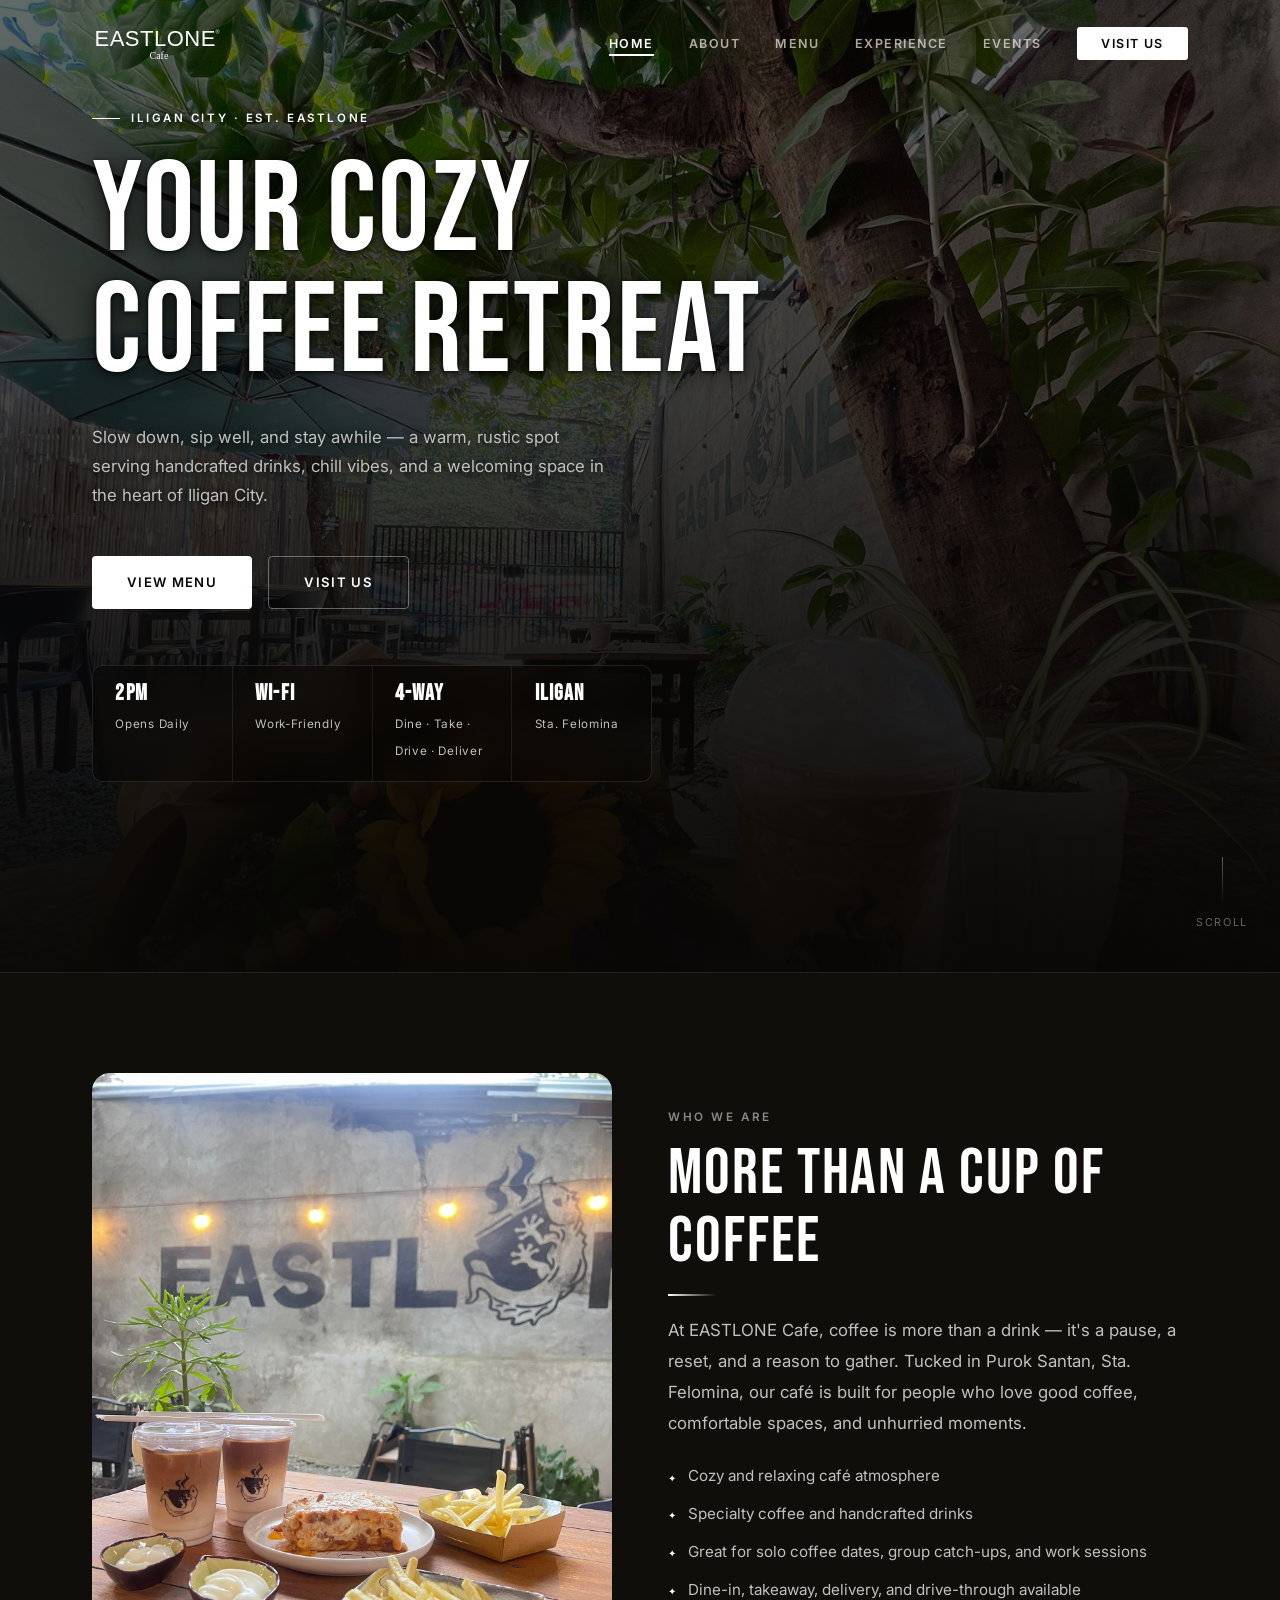
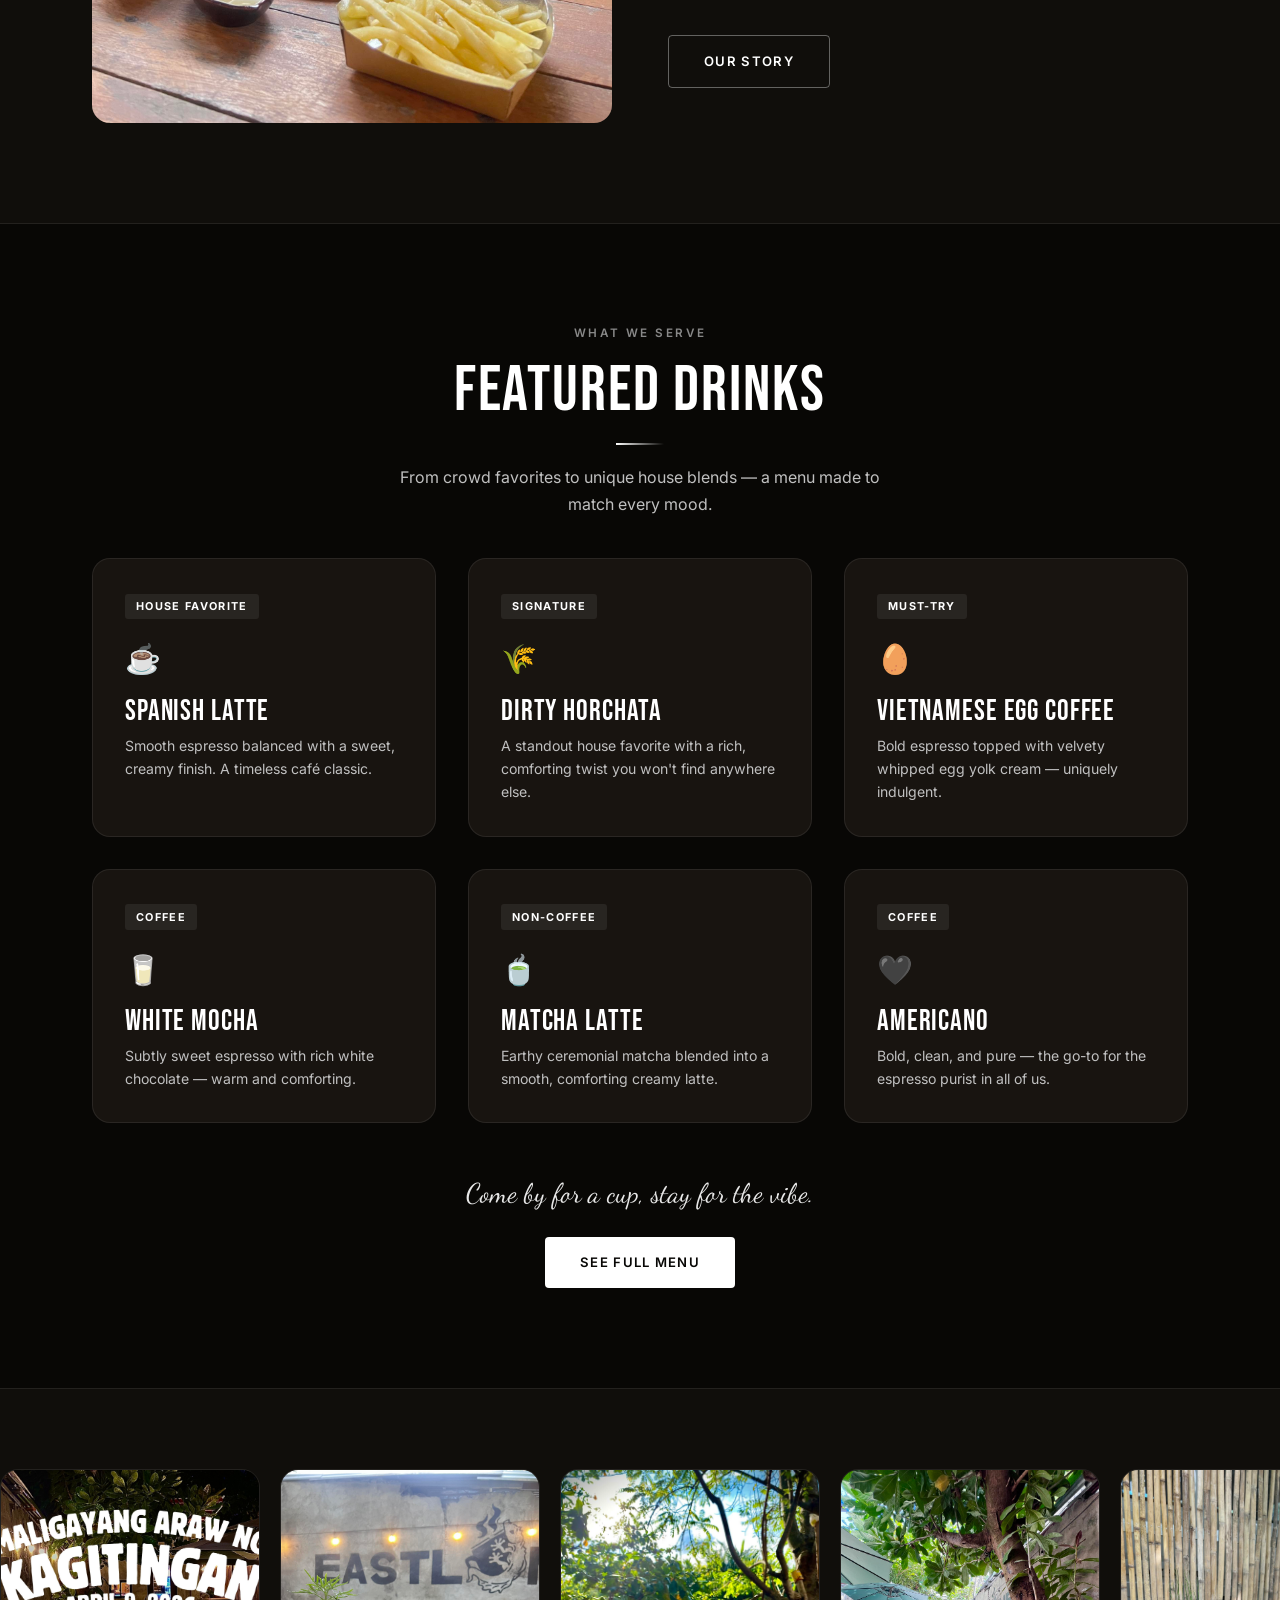
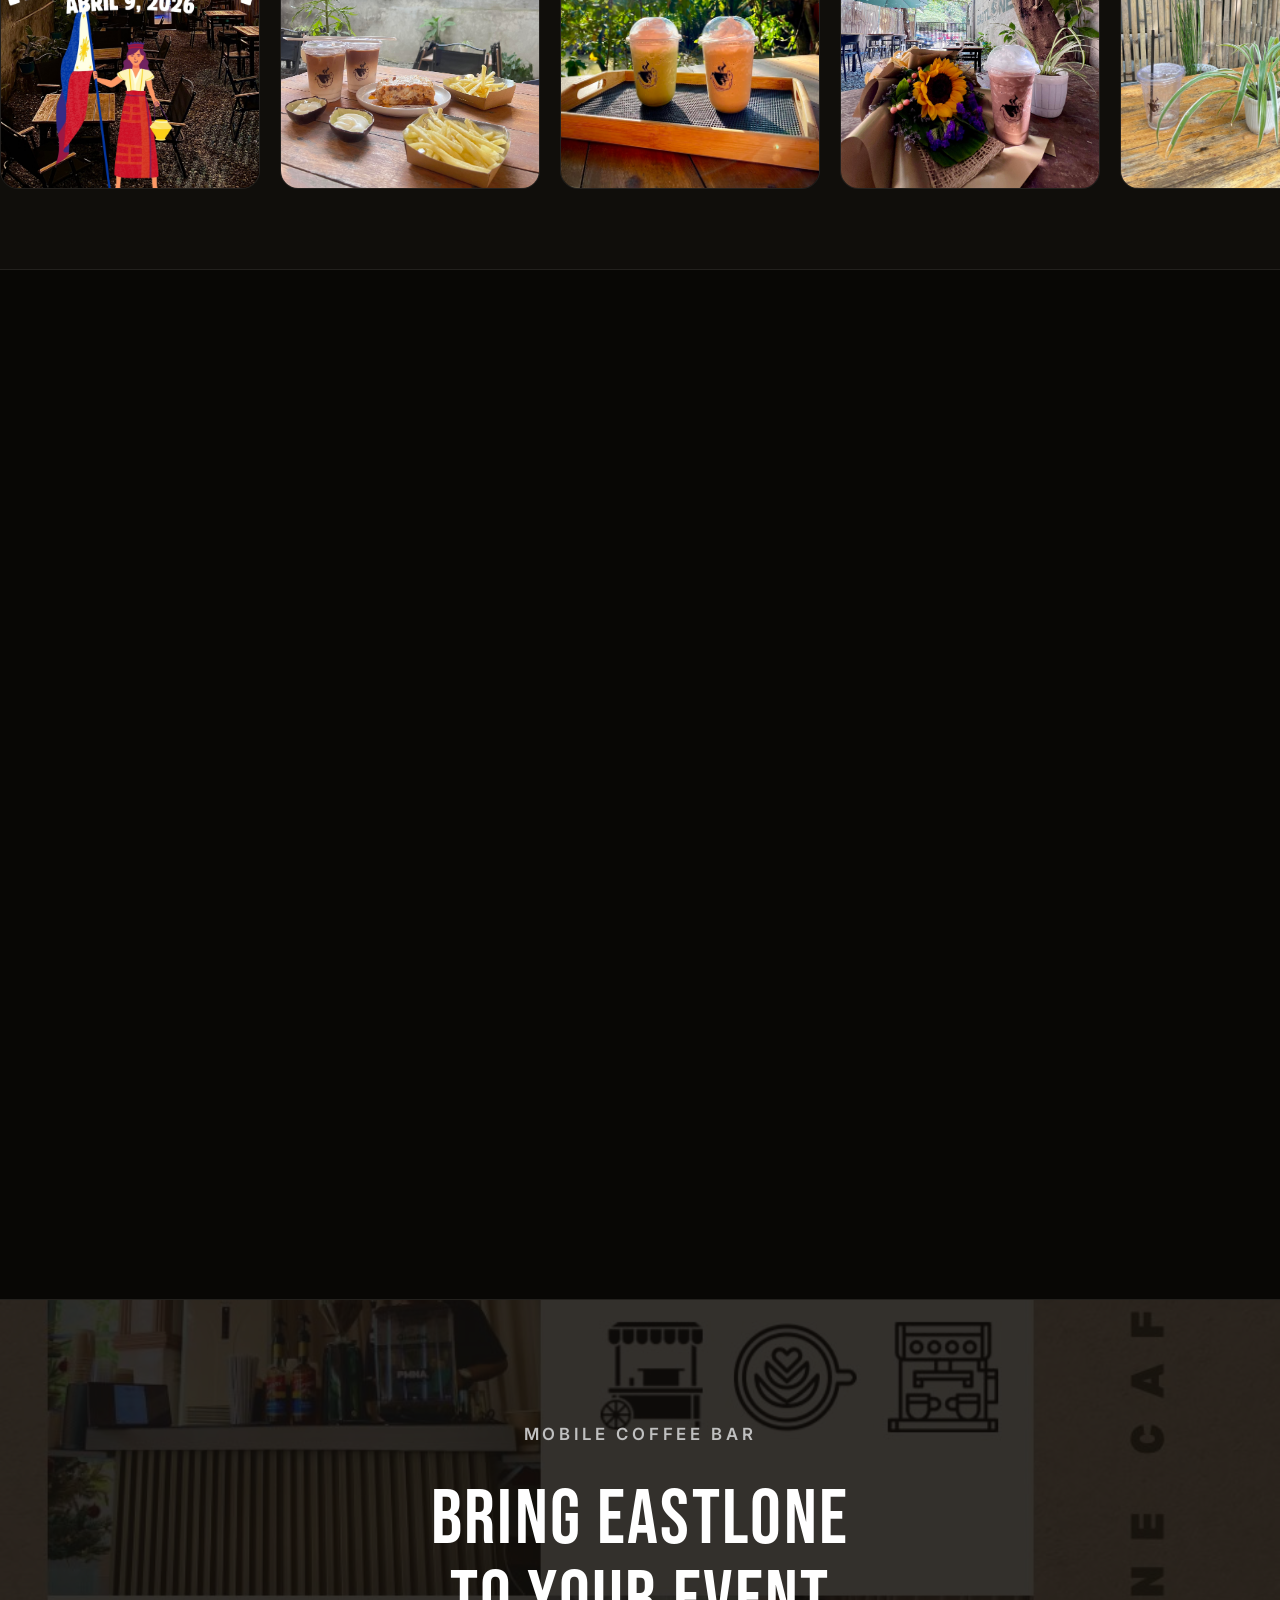
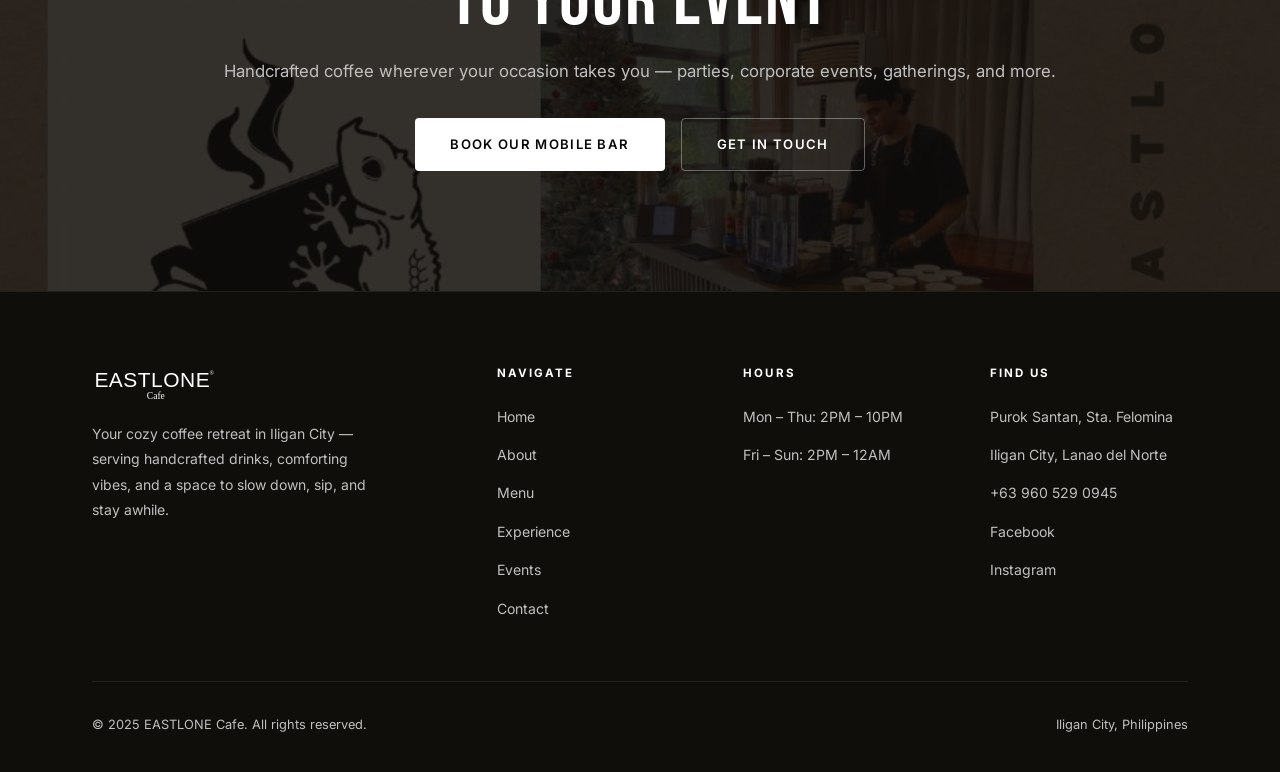
<file: index.html>
<!DOCTYPE html>
<html lang="en">
<head>
  <meta charset="UTF-8" />
  <meta name="viewport" content="width=device-width, initial-scale=1.0" />
  <title>EASTLONE Cafe — Your Cozy Coffee Retreat in Iligan City</title>
  <meta name="description" content="EASTLONE Cafe is a warm, rustic coffee spot in Iligan City serving handcrafted drinks, chill vibes, and a welcoming space for friends, solo work, and quiet afternoons." />
  <link rel="stylesheet" href="style.css" />
  <style>

    /* ── HERO ── */
    .hero {
      position: relative;
      min-height: 100vh;
      display: flex;
      align-items: flex-end;
      overflow: hidden;
    }

    .hero-bg {
      position: absolute;
      inset: 0;
      background-image: url('images/hero-outdoor.jpg');
      background-size: cover;
      background-position: center 40%;
      transform: scale(1.04);
      transition: transform 8s ease;
    }

    .hero-bg.loaded { transform: scale(1); }

    .hero-overlay {
      position: absolute;
      inset: 0;
      background: linear-gradient(
        to top,
        rgba(8,7,5,0.98)   0%,
        rgba(8,7,5,0.88)  35%,
        rgba(8,7,5,0.72)  65%,
        rgba(8,7,5,0.60) 100%
      );
    }

    .hero-inner {
      position: relative;
      z-index: 2;
      width: 100%;
      max-width: 1160px;
      margin: 0 auto;
      padding: 0 2rem 90px;
    }

    .hero-eyebrow {
      display: inline-flex; align-items: center; gap: 0.7rem;
      font-size: 0.72rem; font-weight: 600; letter-spacing: 0.22em;
      text-transform: uppercase; color: var(--gold);
      text-shadow: 0 1px 8px rgba(0,0,0,0.9);
      margin-bottom: 1.4rem;
    }

    .hero-eyebrow span { width: 28px; height: 1px; background: var(--gold); }

    .hero-headline {
      font-family: 'Bebas Neue', sans-serif;
      font-size: clamp(4rem, 10vw, 9rem);
      line-height: 0.95;
      color: var(--white);
      letter-spacing: 0.02em;
      margin-bottom: 1.8rem;
      max-width: 900px;
      text-shadow: 0 2px 24px rgba(0,0,0,0.8), 0 1px 4px rgba(0,0,0,0.9);
    }

    .hero-headline em {
      font-style: normal;
      color: var(--gold);
      display: block;
    }

    .hero-sub {
      font-size: 1.05rem;
      color: var(--cream-dim);
      line-height: 1.75;
      max-width: 520px;
      margin-bottom: 2.8rem;
      text-shadow: 0 1px 8px rgba(0,0,0,0.9);
    }

    .hero-actions { display: flex; gap: 1rem; flex-wrap: wrap; margin-bottom: 3.5rem; }

    .hero-strip {
      display: flex;
      gap: 0;
      border: 1px solid rgba(255,255,255,0.1);
      border-radius: var(--radius);
      overflow: hidden;
      backdrop-filter: blur(12px);
      background: rgba(8,7,5,0.55);
      max-width: 560px;
    }

    .strip-item {
      flex: 1;
      padding: 1.1rem 1.4rem;
      border-right: 1px solid rgba(255,255,255,0.08);
    }

    .strip-item:last-child { border-right: none; }

    .strip-item strong {
      display: block;
      font-family: 'Bebas Neue', sans-serif;
      font-size: 1.4rem;
      color: var(--gold);
      letter-spacing: 0.05em;
      line-height: 1;
      margin-bottom: 0.2rem;
    }

    .strip-item span { font-size: 0.73rem; color: var(--cream-dim); letter-spacing: 0.06em; }

    /* scroll hint */
    .scroll-hint {
      position: absolute;
      bottom: 2.5rem;
      right: 2rem;
      z-index: 2;
      display: flex;
      flex-direction: column;
      align-items: center;
      gap: 0.5rem;
      font-size: 0.68rem;
      letter-spacing: 0.15em;
      text-transform: uppercase;
      color: rgba(240,235,224,0.4);
    }

    .scroll-line {
      width: 1px;
      height: 48px;
      background: linear-gradient(to bottom, rgba(255,255,255,0.35), transparent);
      animation: scrollPulse 2s ease-in-out infinite;
    }

    @keyframes scrollPulse {
      0%, 100% { opacity: 0.4; transform: scaleY(1); }
      50% { opacity: 1; transform: scaleY(0.6); }
    }

    /* ── INTRO ── */
    .intro-section {
      background: var(--dark);
      border-top: 1px solid var(--border-sub);
      border-bottom: 1px solid var(--border-sub);
    }

    .intro-photo {
      border-radius: var(--radius-lg);
      overflow: hidden;
      aspect-ratio: 4/5;
    }

    .intro-photo img {
      width: 100%; height: 100%;
      object-fit: cover;
      transition: transform 0.7s ease;
    }

    .intro-photo:hover img { transform: scale(1.03); }

    .intro-text {
      font-size: 1.05rem;
      color: var(--cream-dim);
      line-height: 1.85;
      margin-bottom: 1.5rem;
    }

    .intro-highlights { list-style: none; display: flex; flex-direction: column; gap: 0.75rem; margin-bottom: 2rem; }

    .intro-highlights li {
      display: flex; align-items: flex-start;
      gap: 0.75rem; font-size: 0.95rem; color: var(--cream-dim);
    }

    .intro-highlights li::before {
      content: '✦'; color: var(--gold);
      font-size: 0.65rem; margin-top: 0.38rem; flex-shrink: 0;
    }

    /* ── DRINKS ── */
    .drinks-section { background: var(--black); }

    .section-heading { font-size: clamp(2.8rem, 5vw, 4.5rem); margin-bottom: 0.4rem; }

    .drink-card {
      background: var(--card-bg);
      border: 1px solid var(--border-sub);
      border-radius: var(--radius-lg);
      padding: 2rem;
      position: relative;
      overflow: hidden;
      transition: background var(--transition), border-color var(--transition), transform var(--transition);
    }

    .drink-card::before {
      content: '';
      position: absolute; top: 0; left: 0; right: 0; height: 2px;
      background: linear-gradient(90deg, var(--gold), transparent);
      opacity: 0; transition: opacity var(--transition);
    }

    .drink-card:hover { background: var(--card-hover); border-color: var(--border); transform: translateY(-5px); }
    .drink-card:hover::before { opacity: 1; }

    .drink-tag {
      display: inline-block;
      background: rgba(255,255,255,0.07); color: var(--gold);
      font-size: 0.68rem; font-weight: 700; letter-spacing: 0.12em;
      text-transform: uppercase; padding: 0.22rem 0.7rem;
      border-radius: 3px; margin-bottom: 1rem;
    }

    .drink-emoji { font-size: 1.8rem; margin-bottom: 0.8rem; }
    .drink-card h3 { font-size: clamp(1.4rem, 2.5vw, 1.8rem); margin-bottom: 0.4rem; }
    .drink-card p { font-size: 0.88rem; color: var(--cream-dim); line-height: 1.65; }

    /* ── PHOTO GALLERY STRIP ── */
    .gallery-strip {
      background: var(--dark);
      border-top: 1px solid var(--border-sub);
      border-bottom: 1px solid var(--border-sub);
      padding: 80px 0;
      overflow: hidden;
    }

    .gallery-track {
      display: flex;
      gap: 1.25rem;
      animation: galleryScroll 28s linear infinite;
      width: max-content;
    }

    .gallery-track:hover { animation-play-state: paused; }

    @keyframes galleryScroll {
      0%   { transform: translateX(0); }
      100% { transform: translateX(-50%); }
    }

    .gallery-thumb {
      width: 260px;
      height: 320px;
      flex-shrink: 0;
      border-radius: var(--radius-lg);
      overflow: hidden;
      border: 1px solid var(--border-sub);
    }

    .gallery-thumb img {
      width: 100%; height: 100%;
      object-fit: cover;
      transition: transform 0.6s ease;
    }

    .gallery-thumb:hover img { transform: scale(1.06); }

    /* ── VIBE ── */
    .vibe-section { background: var(--black); }

    .vibe-photo-col {
      display: grid;
      grid-template-columns: 1fr 1fr;
      grid-template-rows: 260px 260px;
      gap: 1rem;
    }

    .vibe-photo-col .photo-card:first-child {
      grid-column: 1 / -1;
    }

    .vibe-cards { display: flex; flex-direction: column; gap: 1.25rem; }

    .vibe-card {
      background: var(--card-bg);
      border: 1px solid var(--border-sub);
      border-radius: var(--radius-lg);
      padding: 1.6rem;
      display: flex;
      gap: 1.2rem;
      align-items: flex-start;
      transition: var(--transition);
    }

    .vibe-card:hover { border-color: var(--border); background: var(--card-hover); }
    .vibe-icon { font-size: 1.6rem; flex-shrink: 0; line-height: 1; margin-top: 0.1rem; }
    .vibe-card h3 { font-size: clamp(1.2rem, 2vw, 1.5rem); margin-bottom: 0.3rem; }
    .vibe-card p { font-size: 0.88rem; color: var(--cream-dim); }

    /* ── CTA BANNER ── */
    .cta-banner {
      position: relative;
      overflow: hidden;
      text-align: center;
      padding: 120px 0;
      background: var(--dark);
      border-top: 1px solid var(--border-sub);
    }

    .cta-banner-bg {
      position: absolute; inset: 0;
      background-image: url('images/mobile-bar.jpg');
      background-size: cover;
      background-position: center;
      opacity: 0.15;
    }

    .cta-banner-content {
      position: relative; z-index: 1;
    }

    .cta-banner h2 { font-size: clamp(3rem, 6vw, 5.5rem); margin-bottom: 1rem; }
    .cta-banner p { color: var(--cream-dim); margin-bottom: 2rem; font-size: 1.05rem; }
    .cta-actions { display: flex; gap: 1rem; justify-content: center; flex-wrap: wrap; }

    @media (max-width: 768px) {
      .hero-headline { font-size: clamp(3.2rem, 14vw, 5.5rem); }
      .hero-inner { padding-bottom: 70px; }
      .hero-strip { max-width: 100%; }
      .vibe-photo-col { grid-template-columns: 1fr; grid-template-rows: auto auto auto; }
      .vibe-photo-col .photo-card:first-child { grid-column: 1; }
    }
  </style>
</head>
<body>

  <!-- NAVIGATION -->
  <nav id="navbar">
    <div class="nav-inner">
      <a href="index.html" class="nav-logo">
        <img src="images/logo.svg" alt="EASTLONE Cafe"
             onerror="this.src='images/logo.jpg'" />
      </a>
      <ul class="nav-links" id="navLinks">
        <li><a href="index.html" class="active">Home</a></li>
        <li><a href="about.html">About</a></li>
        <li><a href="menu.html">Menu</a></li>
        <li><a href="experience.html">Experience</a></li>
        <li><a href="events.html">Events</a></li>
        <li><a href="contact.html" class="nav-cta">Visit Us</a></li>
      </ul>
      <div class="hamburger" id="hamburger" onclick="toggleMenu()">
        <span></span><span></span><span></span>
      </div>
    </div>
  </nav>

  <!-- ══ HERO ══ -->
  <section class="hero">
    <div class="hero-bg" id="heroBg"></div>
    <div class="hero-overlay"></div>

    <div class="hero-inner">
      <div class="hero-eyebrow">
        <span></span>
        Iligan City · Est. EASTLONE
      </div>

      <h1 class="hero-headline">
        Your Cozy<br />
        <em>Coffee Retreat</em>
      </h1>

      <p class="hero-sub">
        Slow down, sip well, and stay awhile — a warm, rustic spot serving handcrafted drinks, chill vibes, and a welcoming space in the heart of Iligan City.
      </p>

      <div class="hero-actions">
        <a href="menu.html" class="btn btn-primary">View Menu</a>
        <a href="contact.html" class="btn btn-outline">Visit Us</a>
      </div>

      <div class="hero-strip">
        <div class="strip-item">
          <strong>2PM</strong>
          <span>Opens Daily</span>
        </div>
        <div class="strip-item">
          <strong>Wi-Fi</strong>
          <span>Work-Friendly</span>
        </div>
        <div class="strip-item">
          <strong>4-Way</strong>
          <span>Dine · Take · Drive · Deliver</span>
        </div>
        <div class="strip-item">
          <strong>Iligan</strong>
          <span>Sta. Felomina</span>
        </div>
      </div>
    </div>

    <div class="scroll-hint">
      <div class="scroll-line"></div>
      Scroll
    </div>
  </section>

  <!-- ══ INTRO ══ -->
  <section class="intro-section">
    <div class="container">
      <div class="grid-2">
        <div class="intro-photo fade-in">
          <img src="images/drinks-food-wall.jpg" alt="EASTLONE Cafe food and drinks" loading="lazy" />
        </div>
        <div class="fade-in">
          <p class="section-label">Who We Are</p>
          <h2 class="section-heading">More Than a Cup of Coffee</h2>
          <div class="gold-rule"></div>
          <p class="intro-text">
            At EASTLONE Cafe, coffee is more than a drink — it's a pause, a reset, and a reason to gather. Tucked in Purok Santan, Sta. Felomina, our café is built for people who love good coffee, comfortable spaces, and unhurried moments.
          </p>
          <ul class="intro-highlights">
            <li>Cozy and relaxing café atmosphere</li>
            <li>Specialty coffee and handcrafted drinks</li>
            <li>Great for solo coffee dates, group catch-ups, and work sessions</li>
            <li>Dine-in, takeaway, delivery, and drive-through available</li>
          </ul>
          <a href="about.html" class="btn btn-outline">Our Story</a>
        </div>
      </div>
    </div>
  </section>

  <!-- ══ FEATURED DRINKS ══ -->
  <section class="drinks-section">
    <div class="container">
      <div class="text-center mb-4 fade-in">
        <p class="section-label">What We Serve</p>
        <h2 class="section-heading">Featured Drinks</h2>
        <div class="gold-rule center"></div>
        <p style="color:var(--cream-dim); max-width:500px; margin: 0 auto;">
          From crowd favorites to unique house blends — a menu made to match every mood.
        </p>
      </div>

      <div class="grid-3 fade-in" style="margin-top:2.5rem;">
        <div class="drink-card">
          <div class="drink-tag">House Favorite</div>
          <div class="drink-emoji">☕</div>
          <h3>Spanish Latte</h3>
          <p>Smooth espresso balanced with a sweet, creamy finish. A timeless café classic.</p>
        </div>
        <div class="drink-card">
          <div class="drink-tag">Signature</div>
          <div class="drink-emoji">🌾</div>
          <h3>Dirty Horchata</h3>
          <p>A standout house favorite with a rich, comforting twist you won't find anywhere else.</p>
        </div>
        <div class="drink-card">
          <div class="drink-tag">Must-Try</div>
          <div class="drink-emoji">🥚</div>
          <h3>Vietnamese Egg Coffee</h3>
          <p>Bold espresso topped with velvety whipped egg yolk cream — uniquely indulgent.</p>
        </div>
        <div class="drink-card">
          <div class="drink-tag">Coffee</div>
          <div class="drink-emoji">🥛</div>
          <h3>White Mocha</h3>
          <p>Subtly sweet espresso with rich white chocolate — warm and comforting.</p>
        </div>
        <div class="drink-card">
          <div class="drink-tag">Non-Coffee</div>
          <div class="drink-emoji">🍵</div>
          <h3>Matcha Latte</h3>
          <p>Earthy ceremonial matcha blended into a smooth, comforting creamy latte.</p>
        </div>
        <div class="drink-card">
          <div class="drink-tag">Coffee</div>
          <div class="drink-emoji">🖤</div>
          <h3>Americano</h3>
          <p>Bold, clean, and pure — the go-to for the espresso purist in all of us.</p>
        </div>
      </div>

      <div class="text-center fade-in" style="margin-top:3rem;">
        <p style="font-family:'Dancing Script',cursive; font-size:1.7rem; color:var(--gold-light); margin-bottom:1.2rem;">
          Come by for a cup, stay for the vibe.
        </p>
        <a href="menu.html" class="btn btn-primary">See Full Menu</a>
      </div>
    </div>
  </section>

  <!-- ══ AUTO-SCROLL GALLERY ══ -->
  <div class="gallery-strip">
    <div class="gallery-track" id="galleryTrack">
      <div class="gallery-thumb"><img src="images/gallery/122168804690836388.jpg" alt="EASTLONE Cafe" loading="lazy" /></div>
      <div class="gallery-thumb"><img src="images/gallery/122162903114836388.jpg" alt="Drinks and food" loading="lazy" /></div>
      <div class="gallery-thumb"><img src="images/gallery/122162511062836388.jpg" alt="Iced drinks" loading="lazy" /></div>
      <div class="gallery-thumb"><img src="images/gallery/122158699370836388.jpg" alt="Outdoor café" loading="lazy" /></div>
      <div class="gallery-thumb"><img src="images/gallery/122158947266836388.jpg" alt="Outdoor table" loading="lazy" /></div>
      <div class="gallery-thumb"><img src="images/gallery/122157594164836388.jpg" alt="Coffee and book" loading="lazy" /></div>
      <div class="gallery-thumb"><img src="images/gallery/122155117472836388.jpg" alt="Café at night" loading="lazy" /></div>
      <div class="gallery-thumb"><img src="images/gallery/122156933972836388.jpg" alt="Mobile bar" loading="lazy" /></div>
      <div class="gallery-thumb"><img src="images/gallery/122163158774836388.jpg" alt="Events setup" loading="lazy" /></div>
      <div class="gallery-thumb"><img src="images/gallery/122167812902836388.jpg" alt="Cup" loading="lazy" /></div>
      <!-- duplicate for seamless loop -->
      <div class="gallery-thumb"><img src="images/gallery/122168804690836388.jpg" alt="EASTLONE Cafe" loading="lazy" /></div>
      <div class="gallery-thumb"><img src="images/gallery/122162903114836388.jpg" alt="Drinks and food" loading="lazy" /></div>
      <div class="gallery-thumb"><img src="images/gallery/122162511062836388.jpg" alt="Iced drinks" loading="lazy" /></div>
      <div class="gallery-thumb"><img src="images/gallery/122158699370836388.jpg" alt="Outdoor café" loading="lazy" /></div>
      <div class="gallery-thumb"><img src="images/gallery/122158947266836388.jpg" alt="Outdoor table" loading="lazy" /></div>
      <div class="gallery-thumb"><img src="images/gallery/122157594164836388.jpg" alt="Coffee and book" loading="lazy" /></div>
      <div class="gallery-thumb"><img src="images/gallery/122155117472836388.jpg" alt="Café at night" loading="lazy" /></div>
      <div class="gallery-thumb"><img src="images/gallery/122156933972836388.jpg" alt="Mobile bar" loading="lazy" /></div>
      <div class="gallery-thumb"><img src="images/gallery/122163158774836388.jpg" alt="Events setup" loading="lazy" /></div>
      <div class="gallery-thumb"><img src="images/gallery/122167812902836388.jpg" alt="Cup" loading="lazy" /></div>
    </div>
  </div>

  <!-- ══ WHY EASTLONE ══ -->
  <section class="vibe-section">
    <div class="container">
      <div class="grid-2">
        <div class="vibe-photo-col fade-in">
          <div class="photo-card" style="height:260px;">
            <img src="images/cafe-open-night.jpg" alt="EASTLONE Cafe open at night" loading="lazy" />
          </div>
          <div class="photo-card">
            <img src="images/drinks-tray.jpg" alt="Iced drinks" loading="lazy" />
          </div>
          <div class="photo-card">
            <img src="images/coffee-book.jpg" alt="Coffee and book" loading="lazy" />
          </div>
        </div>

        <div class="fade-in">
          <p class="section-label">The Experience</p>
          <h2 class="section-heading">Why People Love EASTLONE</h2>
          <div class="gold-rule"></div>
          <div class="vibe-cards">
            <div class="vibe-card">
              <div class="vibe-icon">🛋️</div>
              <div>
                <h3>Cozy Atmosphere</h3>
                <p>Warm, rustic, and easy to settle into — no rush, just vibes.</p>
              </div>
            </div>
            <div class="vibe-card">
              <div class="vibe-icon">☕</div>
              <div>
                <h3>Signature Drinks</h3>
                <p>Handcrafted every time, from well-loved classics to unique house blends.</p>
              </div>
            </div>
            <div class="vibe-card">
              <div class="vibe-icon">💻</div>
              <div>
                <h3>Work & Study Friendly</h3>
                <p>Wi-Fi, outlets, and a calm environment — your new favorite remote spot.</p>
              </div>
            </div>
            <div class="vibe-card">
              <div class="vibe-icon">🤝</div>
              <div>
                <h3>Community Feel</h3>
                <p>A gathering place where Iligan connects, one cup at a time.</p>
              </div>
            </div>
          </div>
          <a href="experience.html" class="btn btn-outline mt-4">Explore the Experience</a>
        </div>
      </div>
    </div>
  </section>

  <!-- ══ CTA BANNER ══ -->
  <section class="cta-banner">
    <div class="cta-banner-bg"></div>
    <div class="container cta-banner-content fade-in">
      <p class="section-label">Mobile Coffee Bar</p>
      <h2>Bring EASTLONE<br />To Your Event</h2>
      <p>Handcrafted coffee wherever your occasion takes you — parties, corporate events, gatherings, and more.</p>
      <div class="cta-actions">
        <a href="events.html" class="btn btn-primary">Book Our Mobile Bar</a>
        <a href="contact.html" class="btn btn-outline">Get In Touch</a>
      </div>
    </div>
  </section>

  <!-- ══ FOOTER ══ -->
  <footer>
    <div class="container">
      <div class="footer-grid">
        <div class="footer-brand">
          <img src="images/logo.svg" alt="EASTLONE Cafe"
               onerror="this.src='images/logo.jpg'" />
          <p>Your cozy coffee retreat in Iligan City — serving handcrafted drinks, comforting vibes, and a space to slow down, sip, and stay awhile.</p>
        </div>
        <div class="footer-col">
          <h4>Navigate</h4>
          <ul>
            <li><a href="index.html">Home</a></li>
            <li><a href="about.html">About</a></li>
            <li><a href="menu.html">Menu</a></li>
            <li><a href="experience.html">Experience</a></li>
            <li><a href="events.html">Events</a></li>
            <li><a href="contact.html">Contact</a></li>
          </ul>
        </div>
        <div class="footer-col">
          <h4>Hours</h4>
          <ul>
            <li><a>Mon – Thu: 2PM – 10PM</a></li>
            <li><a>Fri – Sun: 2PM – 12AM</a></li>
          </ul>
        </div>
        <div class="footer-col">
          <h4>Find Us</h4>
          <ul>
            <li><a>Purok Santan, Sta. Felomina</a></li>
            <li><a>Iligan City, Lanao del Norte</a></li>
            <li><a href="tel:+639605290945">+63 960 529 0945</a></li>
            <li><a href="https://www.facebook.com/eastlonecafe/" target="_blank">Facebook</a></li>
            <li><a href="https://www.instagram.com/eastlonecafe/" target="_blank">Instagram</a></li>
          </ul>
        </div>
      </div>
      <div class="footer-bottom">
        <p>&copy; 2025 EASTLONE Cafe. All rights reserved.</p>
        <p>Iligan City, Philippines</p>
      </div>
    </div>
  </footer>

  <script>
    // Sticky nav
    const navbar = document.getElementById('navbar');
    window.addEventListener('scroll', () => navbar.classList.toggle('scrolled', window.scrollY > 60));

    // Mobile menu
    function toggleMenu() { document.getElementById('navLinks').classList.toggle('open'); }

    // Hero image zoom-in on load
    window.addEventListener('load', () => {
      document.getElementById('heroBg').classList.add('loaded');
    });

    // Scroll fade-in
    const faders = document.querySelectorAll('.fade-in');
    const obs = new IntersectionObserver(entries => {
      entries.forEach(e => { if (e.isIntersecting) e.target.classList.add('visible'); });
    }, { threshold: 0.1 });
    faders.forEach(el => obs.observe(el));
  </script>
</body>
</html>
</file>
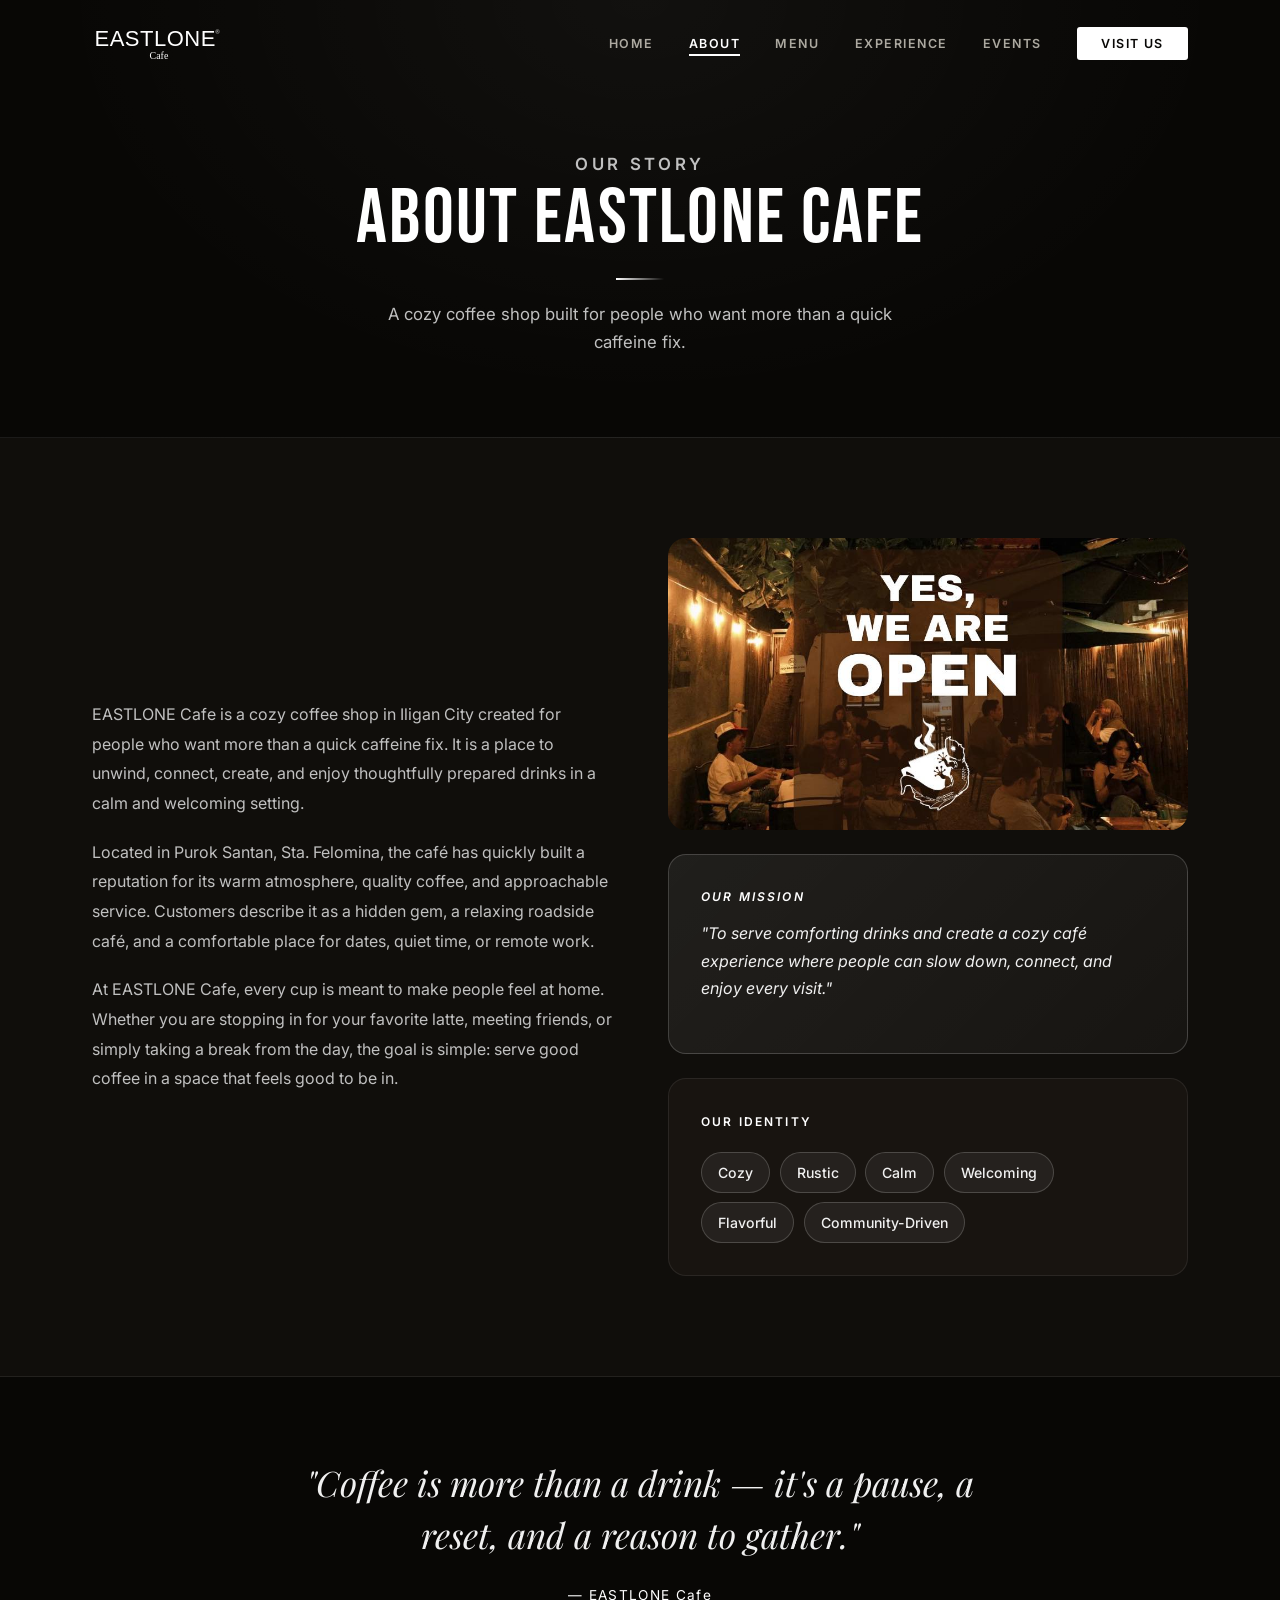
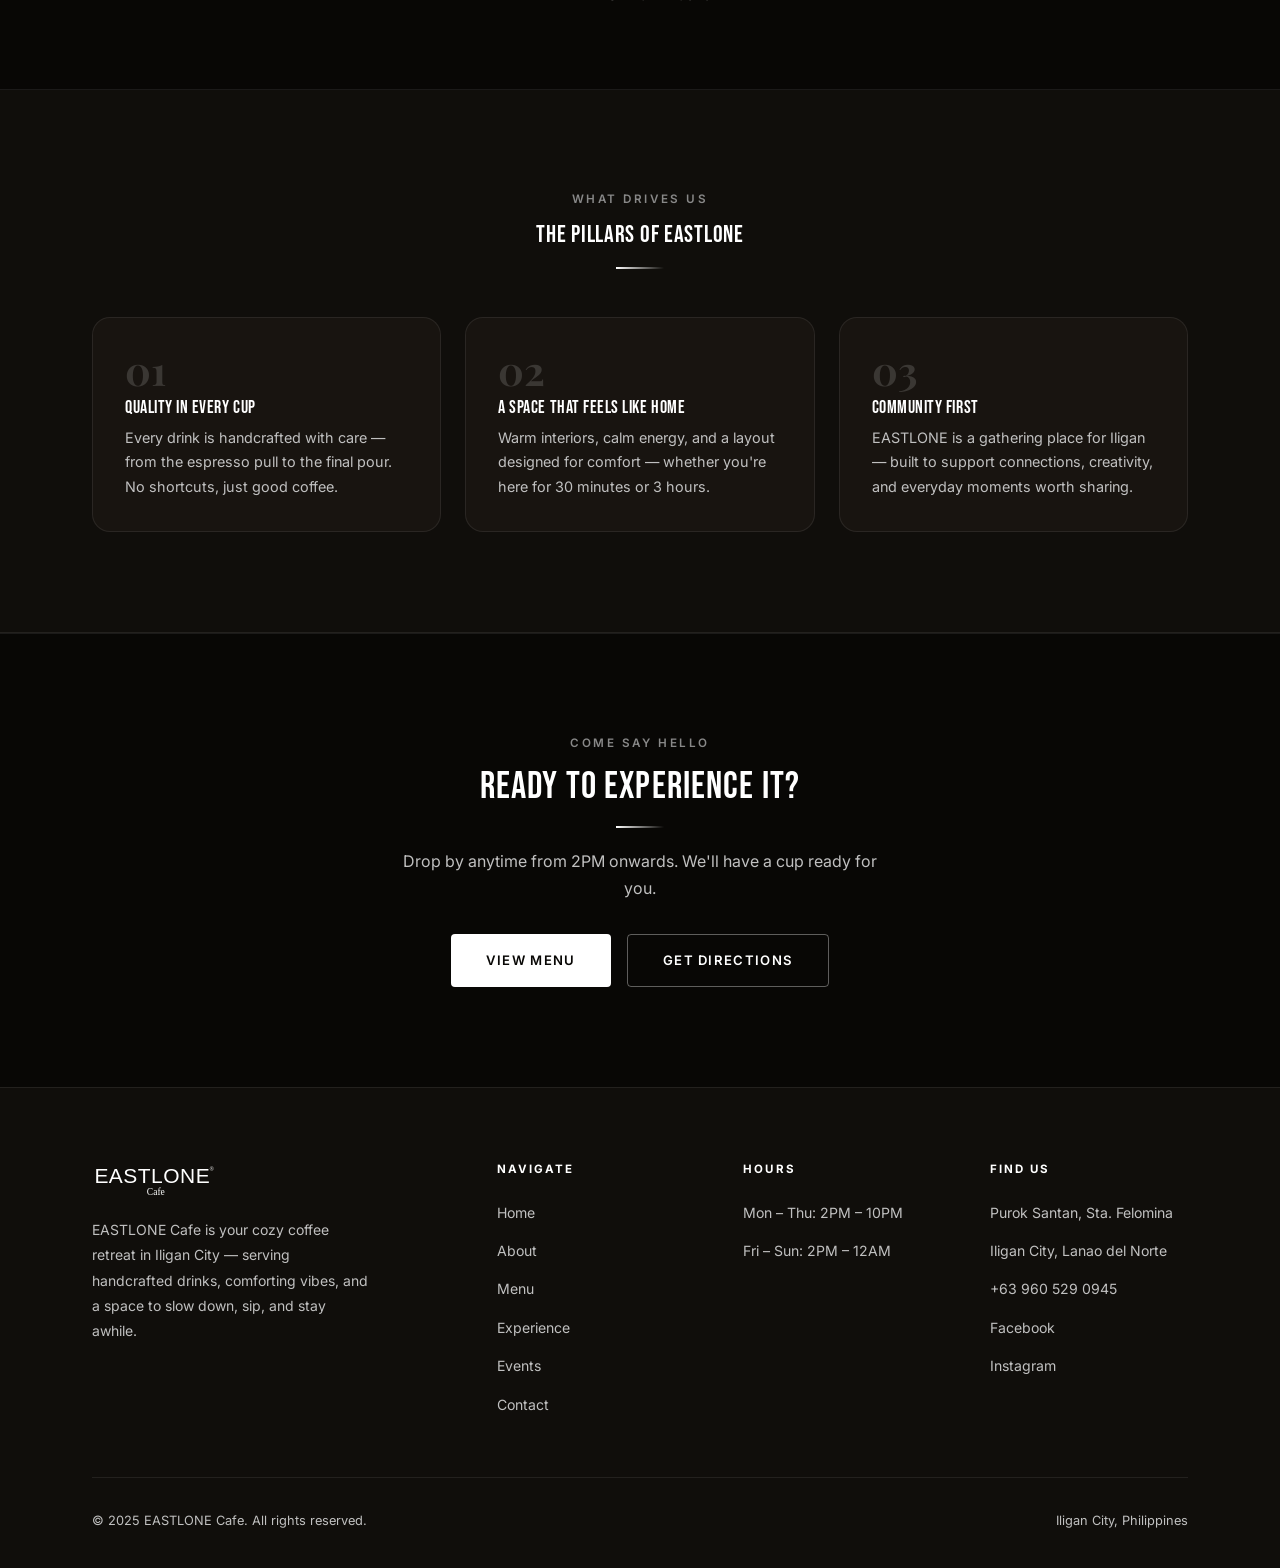
<file: about.html>
<!DOCTYPE html>
<html lang="en">
<head>
  <meta charset="UTF-8" />
  <meta name="viewport" content="width=device-width, initial-scale=1.0" />
  <title>About — EASTLONE Cafe</title>
  <meta name="description" content="Learn about EASTLONE Cafe — a cozy coffee shop in Iligan City created for people who want more than a quick caffeine fix." />
  <link rel="stylesheet" href="style.css" />
  <style>
    /* ABOUT-SPECIFIC */
    .about-body {
      background: var(--dark);
      border-bottom: 1px solid var(--border-sub);
    }

    .about-lead {
      font-size: 1.15rem;
      color: var(--cream);
      line-height: 1.85;
      margin-bottom: 1.5rem;
    }

    .about-body p {
      color: var(--cream-dim);
      font-size: 1rem;
      line-height: 1.85;
      margin-bottom: 1.2rem;
    }

    .about-aside {
      display: flex;
      flex-direction: column;
      gap: 1.5rem;
    }

    .mission-card {
      background: linear-gradient(135deg, rgba(255,255,255,0.07), rgba(255,255,255,0.03));
      border: 1px solid var(--border);
      border-radius: var(--radius-lg);
      padding: 2rem;
    }

    .mission-card .label {
      font-size: 0.75rem;
      font-weight: 600;
      letter-spacing: 0.18em;
      text-transform: uppercase;
      color: var(--gold);
      margin-bottom: 0.8rem;
    }

    .mission-card p {
      font-size: 1rem;
      color: var(--cream);
      font-style: italic;
      line-height: 1.7;
    }

    .brand-words {
      background: var(--card-bg);
      border: 1px solid var(--border-sub);
      border-radius: var(--radius-lg);
      padding: 2rem;
    }

    .brand-words .label {
      font-size: 0.75rem;
      font-weight: 600;
      letter-spacing: 0.18em;
      text-transform: uppercase;
      color: var(--gold);
      margin-bottom: 1.2rem;
    }

    .word-tags {
      display: flex;
      flex-wrap: wrap;
      gap: 0.6rem;
    }

    .word-tag {
      background: rgba(255,255,255,0.06);
      border: 1px solid var(--border);
      color: var(--cream);
      font-size: 0.88rem;
      font-weight: 500;
      padding: 0.45rem 1rem;
      border-radius: 50px;
    }

    .quote-strip {
      background: var(--black);
      padding: 80px 0;
      text-align: center;
      border-bottom: 1px solid var(--border-sub);
    }

    .quote-strip blockquote {
      font-family: 'Playfair Display', serif;
      font-style: italic;
      font-size: clamp(1.5rem, 3vw, 2.2rem);
      color: var(--cream);
      max-width: 720px;
      margin: 0 auto 1.2rem;
      line-height: 1.5;
    }

    .quote-strip cite {
      font-size: 0.85rem;
      color: var(--gold);
      letter-spacing: 0.1em;
      font-style: normal;
    }

    .values-section {
      background: var(--dark);
      border-bottom: 1px solid var(--border-sub);
    }

    .values-grid {
      display: grid;
      grid-template-columns: repeat(3, 1fr);
      gap: 1.5rem;
      margin-top: 3rem;
    }

    .value-card {
      background: var(--card-bg);
      border: 1px solid var(--border-sub);
      border-radius: var(--radius-lg);
      padding: 2rem;
      transition: var(--transition);
    }

    .value-card:hover {
      border-color: var(--border);
      transform: translateY(-4px);
    }

    .value-card .num {
      font-family: 'Playfair Display', serif;
      font-size: 2.5rem;
      color: rgba(255,255,255,0.15);
      font-weight: 700;
      line-height: 1;
      margin-bottom: 0.6rem;
    }

    .value-card h3 {
      font-size: 1.1rem;
      margin-bottom: 0.5rem;
    }

    .value-card p {
      font-size: 0.9rem;
      color: var(--cream-dim);
    }

    @media (max-width: 768px) {
      .values-grid { grid-template-columns: 1fr; }
    }
  </style>
</head>
<body>

  <!-- NAVIGATION -->
  <nav id="navbar">
    <div class="nav-inner">
      <a href="index.html" class="nav-logo">
        <img src="images/logo.svg" alt="EASTLONE Cafe" onerror="this.src='images/logo.jpg'" />
      </a>
      <ul class="nav-links" id="navLinks">
        <li><a href="index.html">Home</a></li>
        <li><a href="about.html" class="active">About</a></li>
        <li><a href="menu.html">Menu</a></li>
        <li><a href="experience.html">Experience</a></li>
        <li><a href="events.html">Events</a></li>
        <li><a href="contact.html" class="nav-cta">Visit Us</a></li>
      </ul>
      <div class="hamburger" id="hamburger" onclick="toggleMenu()">
        <span></span><span></span><span></span>
      </div>
    </div>
  </nav>

  <!-- PAGE HERO -->
  <div class="page-hero">
    <div class="container">
      <p class="section-label">Our Story</p>
      <h1>About EASTLONE Cafe</h1>
      <div class="gold-rule center"></div>
      <p>A cozy coffee shop built for people who want more than a quick caffeine fix.</p>
    </div>
  </div>

  <!-- ABOUT BODY -->
  <section class="about-body">
    <div class="container">
      <div class="grid-2">
        <div class="fade-in">
          <p class="about-lead">
            EASTLONE Cafe is a cozy coffee shop in Iligan City created for people who want more than a quick caffeine fix. It is a place to unwind, connect, create, and enjoy thoughtfully prepared drinks in a calm and welcoming setting.
          </p>
          <p>
            Located in Purok Santan, Sta. Felomina, the café has quickly built a reputation for its warm atmosphere, quality coffee, and approachable service. Customers describe it as a hidden gem, a relaxing roadside café, and a comfortable place for dates, quiet time, or remote work.
          </p>
          <p>
            At EASTLONE Cafe, every cup is meant to make people feel at home. Whether you are stopping in for your favorite latte, meeting friends, or simply taking a break from the day, the goal is simple: serve good coffee in a space that feels good to be in.
          </p>
        </div>
        <!-- Real café photo above the aside cards -->
        <div class="about-aside fade-in">
          <div style="border-radius:var(--radius-lg); overflow:hidden; aspect-ratio:16/9; margin-bottom:0;">
            <img src="images/cafe-open-night.jpg" alt="EASTLONE Cafe at night"
                 style="width:100%;height:100%;object-fit:cover;" loading="lazy" />
          </div>
          <div class="mission-card">
            <p class="label">Our Mission</p>
            <p>
              "To serve comforting drinks and create a cozy café experience where people can slow down, connect, and enjoy every visit."
            </p>
          </div>
          <div class="brand-words">
            <p class="label">Our Identity</p>
            <div class="word-tags">
              <span class="word-tag">Cozy</span>
              <span class="word-tag">Rustic</span>
              <span class="word-tag">Calm</span>
              <span class="word-tag">Welcoming</span>
              <span class="word-tag">Flavorful</span>
              <span class="word-tag">Community-Driven</span>
            </div>
          </div>
        </div>
      </div>
    </div>
  </section>

  <!-- QUOTE -->
  <div class="quote-strip fade-in">
    <div class="container">
      <blockquote>
        "Coffee is more than a drink — it's a pause, a reset, and a reason to gather."
      </blockquote>
      <cite>— EASTLONE Cafe</cite>
    </div>
  </div>

  <!-- VALUES -->
  <section class="values-section">
    <div class="container">
      <div class="text-center fade-in">
        <p class="section-label">What Drives Us</p>
        <h2>The Pillars of EASTLONE</h2>
        <div class="gold-rule center"></div>
      </div>
      <div class="values-grid fade-in">
        <div class="value-card">
          <div class="num">01</div>
          <h3>Quality in Every Cup</h3>
          <p>Every drink is handcrafted with care — from the espresso pull to the final pour. No shortcuts, just good coffee.</p>
        </div>
        <div class="value-card">
          <div class="num">02</div>
          <h3>A Space That Feels Like Home</h3>
          <p>Warm interiors, calm energy, and a layout designed for comfort — whether you're here for 30 minutes or 3 hours.</p>
        </div>
        <div class="value-card">
          <div class="num">03</div>
          <h3>Community First</h3>
          <p>EASTLONE is a gathering place for Iligan — built to support connections, creativity, and everyday moments worth sharing.</p>
        </div>
      </div>
    </div>
  </section>

  <!-- CTA -->
  <section style="background: var(--black); text-align:center; border-top: 1px solid var(--border-sub);">
    <div class="container fade-in">
      <p class="section-label">Come Say Hello</p>
      <h2 style="font-size:2.4rem; margin-bottom:1rem;">Ready to Experience It?</h2>
      <div class="gold-rule center"></div>
      <p style="color:var(--cream-dim); margin-bottom:2rem; max-width:480px; margin-left:auto; margin-right:auto;">Drop by anytime from 2PM onwards. We'll have a cup ready for you.</p>
      <div style="display:flex; gap:1rem; justify-content:center; flex-wrap:wrap;">
        <a href="menu.html" class="btn btn-primary">View Menu</a>
        <a href="contact.html" class="btn btn-outline">Get Directions</a>
      </div>
    </div>
  </section>

  <!-- FOOTER -->
  <footer>
    <div class="container">
      <div class="footer-grid">
        <div class="footer-brand">
          <img src="images/logo.svg" alt="EASTLONE Cafe" onerror="this.src='images/logo.jpg'" />
          <p>EASTLONE Cafe is your cozy coffee retreat in Iligan City — serving handcrafted drinks, comforting vibes, and a space to slow down, sip, and stay awhile.</p>
        </div>
        <div class="footer-col">
          <h4>Navigate</h4>
          <ul>
            <li><a href="index.html">Home</a></li>
            <li><a href="about.html">About</a></li>
            <li><a href="menu.html">Menu</a></li>
            <li><a href="experience.html">Experience</a></li>
            <li><a href="events.html">Events</a></li>
            <li><a href="contact.html">Contact</a></li>
          </ul>
        </div>
        <div class="footer-col">
          <h4>Hours</h4>
          <ul>
            <li><a>Mon – Thu: 2PM – 10PM</a></li>
            <li><a>Fri – Sun: 2PM – 12AM</a></li>
          </ul>
        </div>
        <div class="footer-col">
          <h4>Find Us</h4>
          <ul>
            <li><a>Purok Santan, Sta. Felomina</a></li>
            <li><a>Iligan City, Lanao del Norte</a></li>
            <li><a href="tel:+639605290945">+63 960 529 0945</a></li>
            <li><a href="https://www.facebook.com/eastlonecafe/" target="_blank">Facebook</a></li>
            <li><a href="https://www.instagram.com/eastlonecafe/" target="_blank">Instagram</a></li>
          </ul>
        </div>
      </div>
      <div class="footer-bottom">
        <p>&copy; 2025 EASTLONE Cafe. All rights reserved.</p>
        <p>Iligan City, Philippines</p>
      </div>
    </div>
  </footer>

  <script>
    const navbar = document.getElementById('navbar');
    window.addEventListener('scroll', () => navbar.classList.toggle('scrolled', window.scrollY > 60));
    function toggleMenu() { document.getElementById('navLinks').classList.toggle('open'); }
    const faders = document.querySelectorAll('.fade-in');
    const observer = new IntersectionObserver(entries => {
      entries.forEach(e => { if (e.isIntersecting) e.target.classList.add('visible'); });
    }, { threshold: 0.12 });
    faders.forEach(el => observer.observe(el));
  </script>
</body>
</html>
</file>
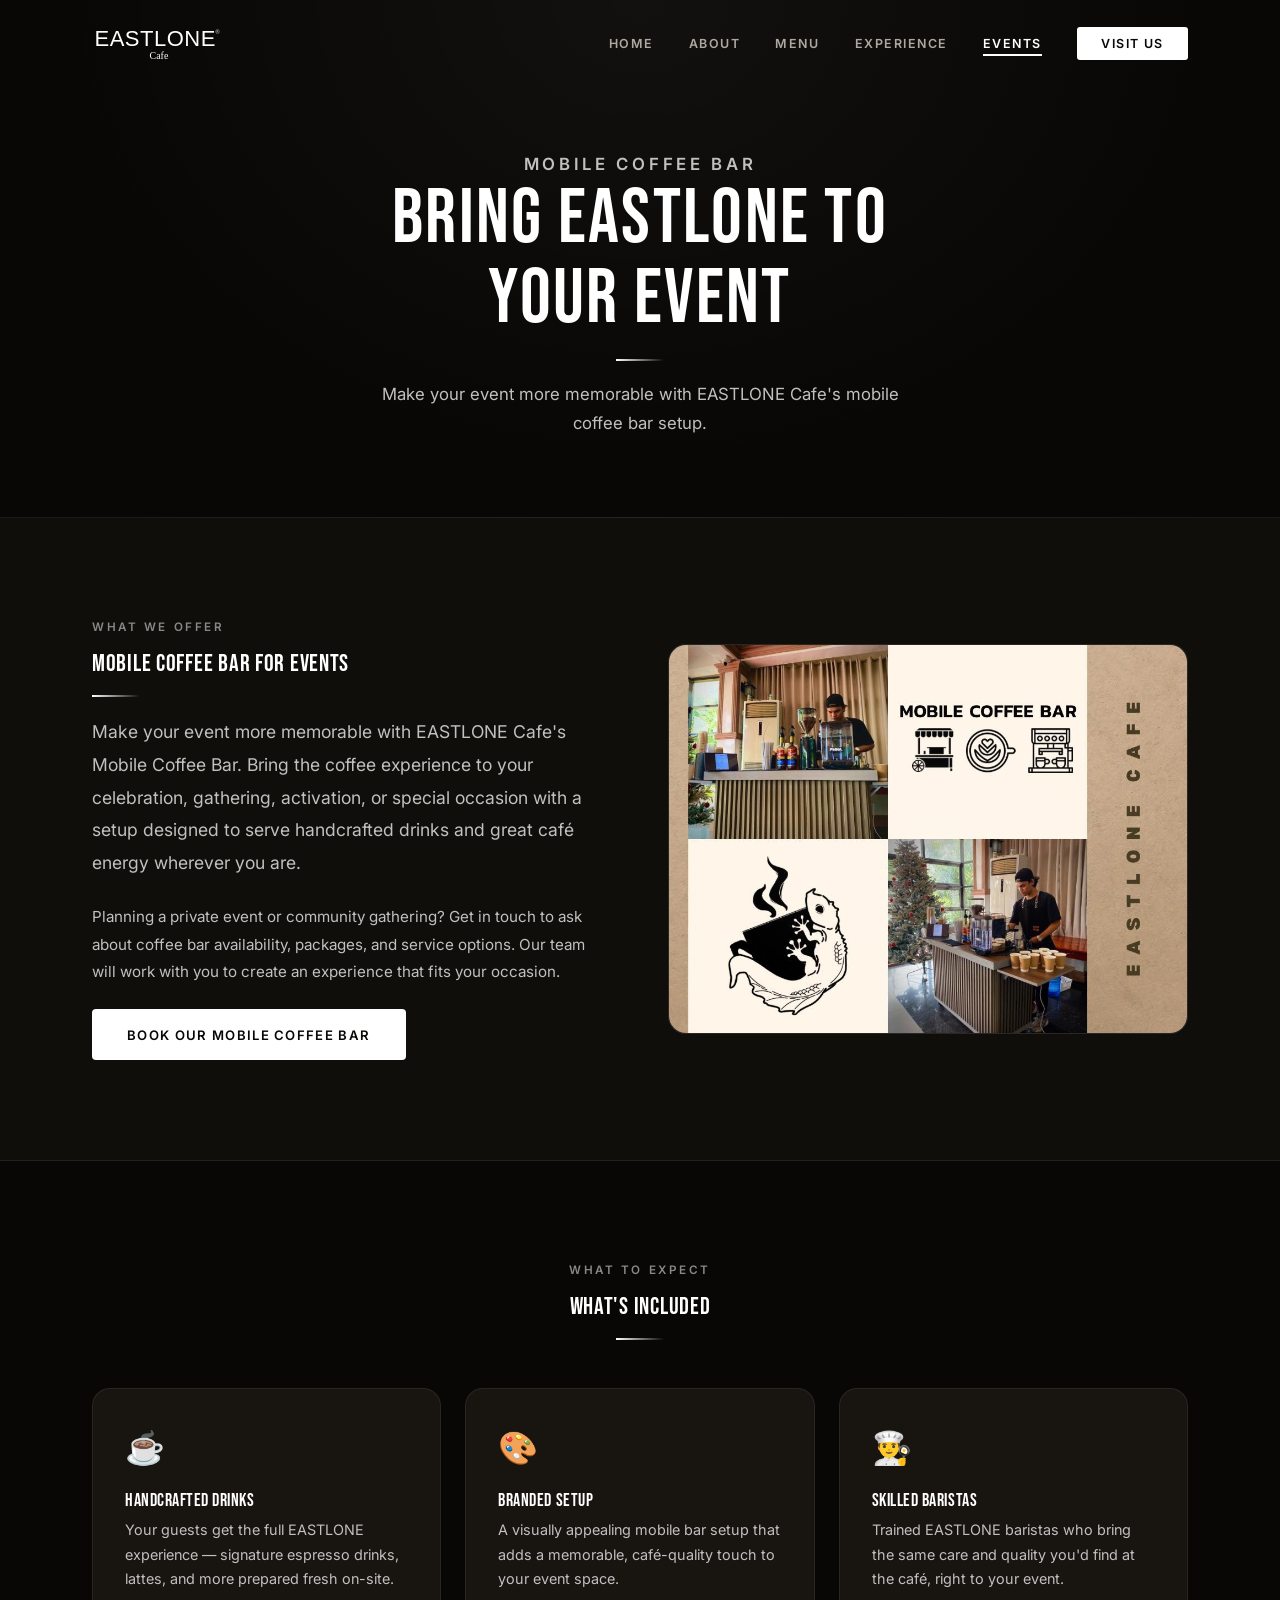
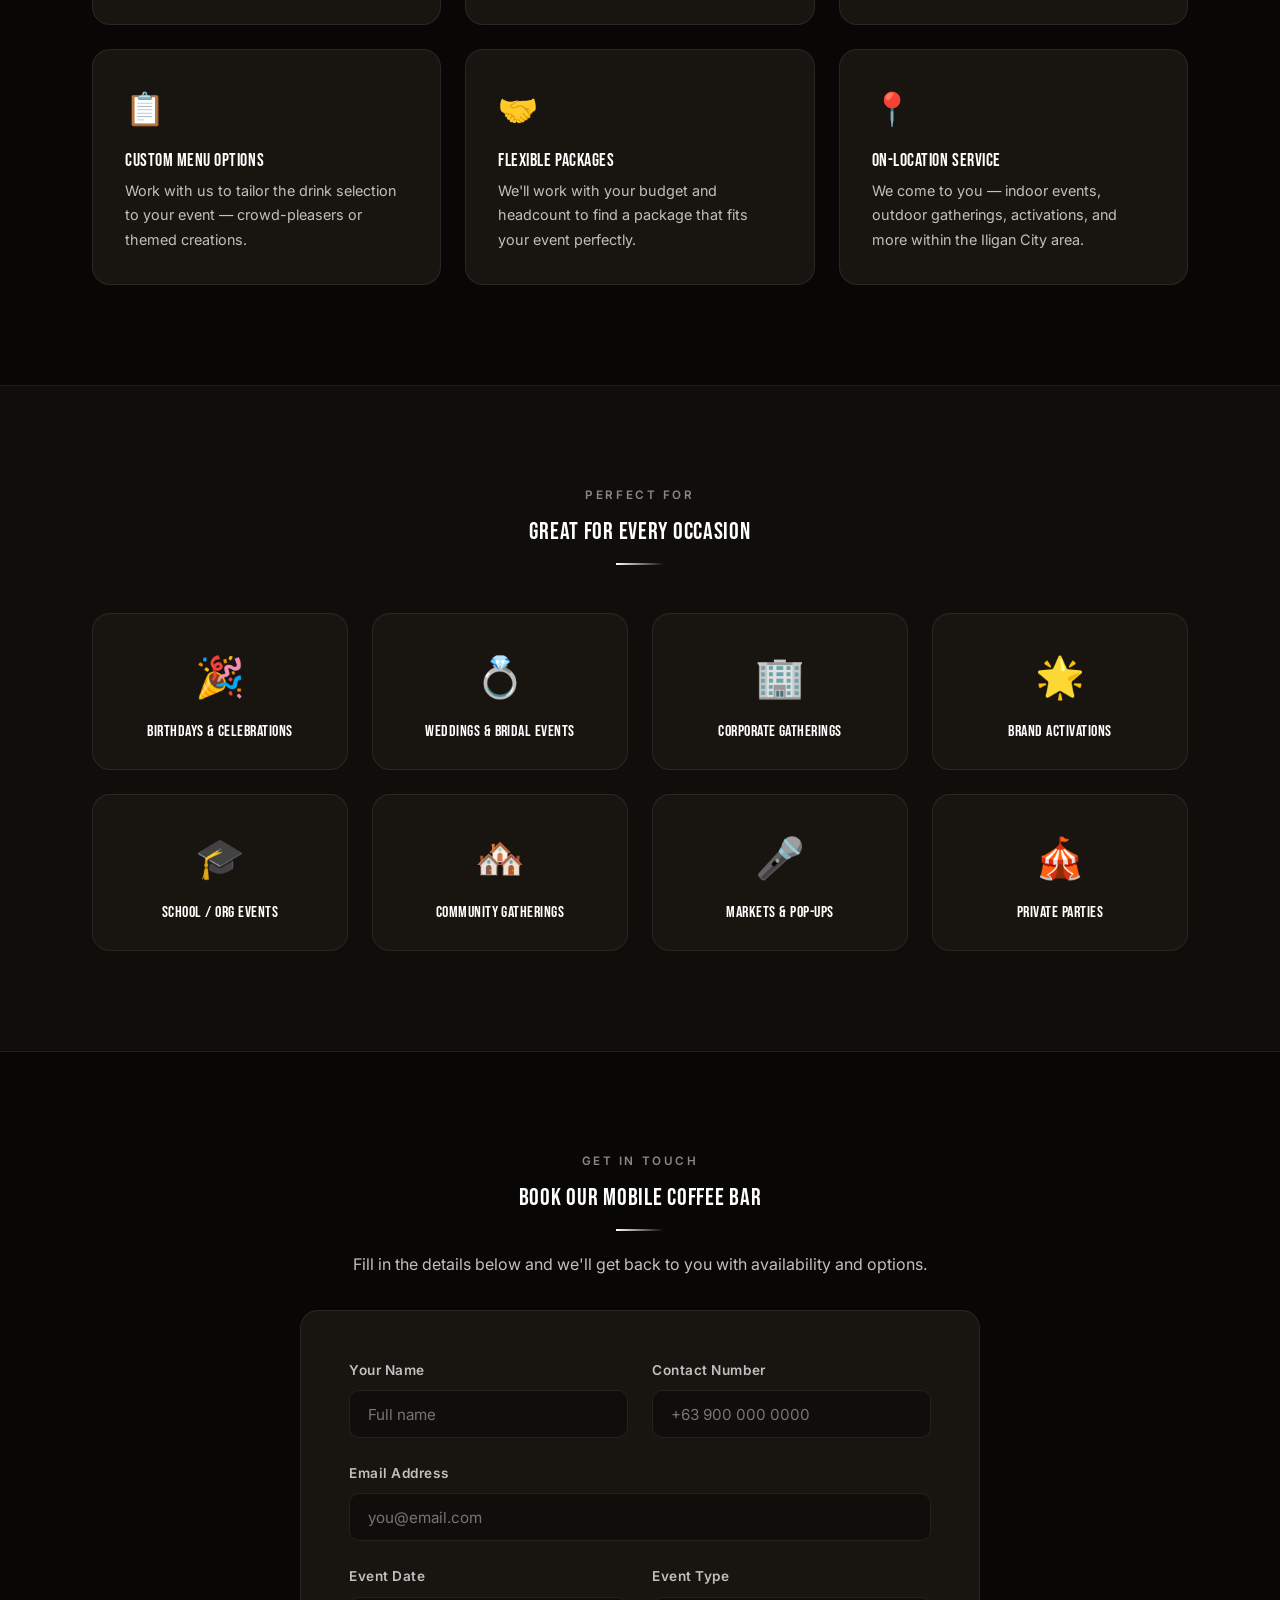
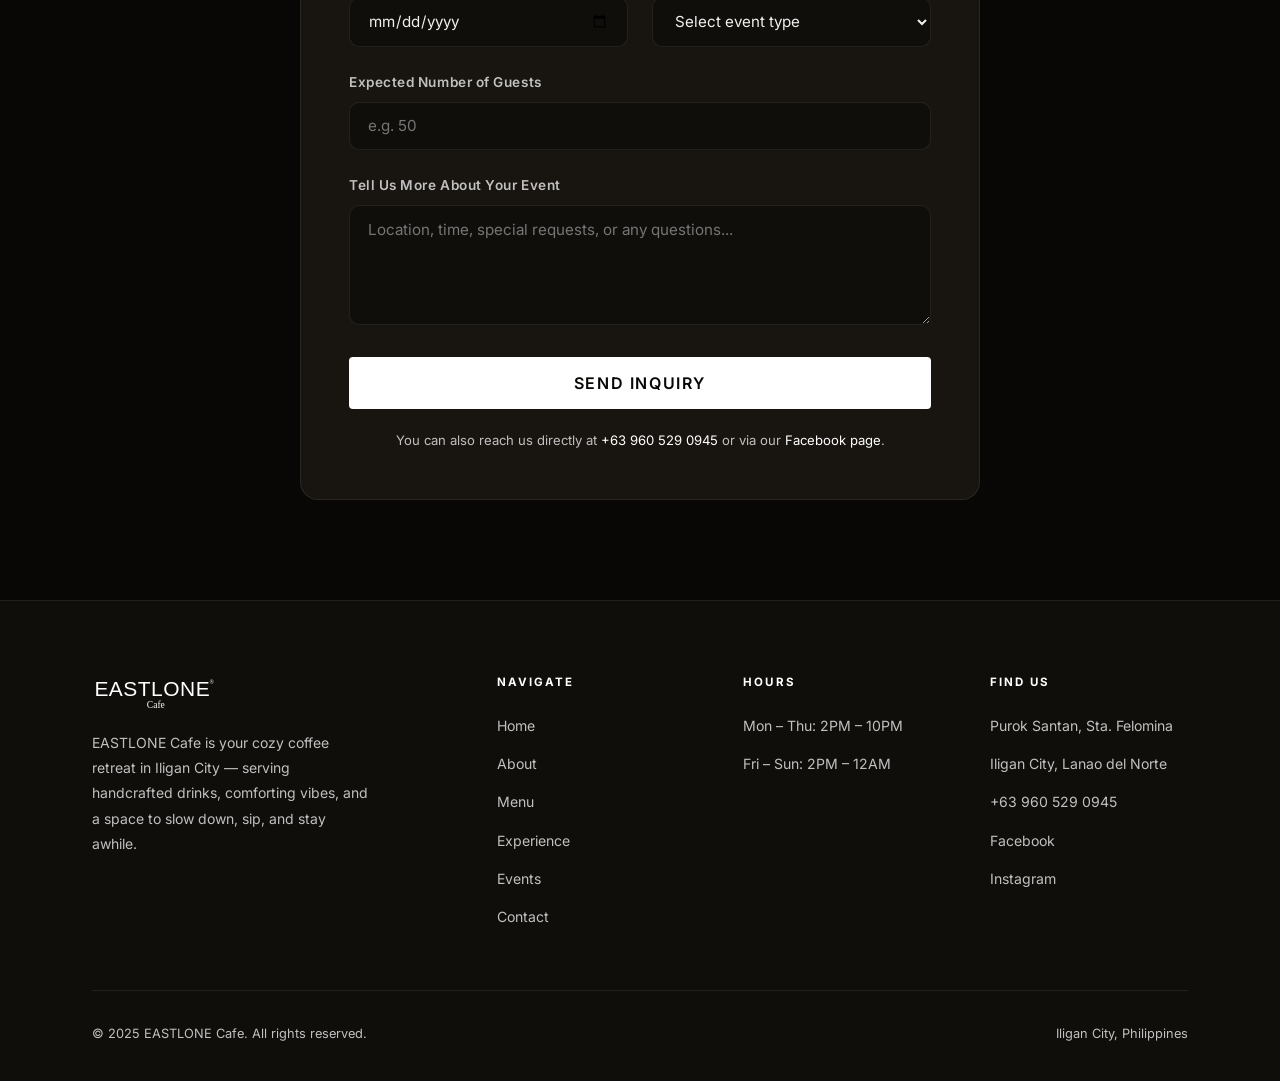
<file: events.html>
<!DOCTYPE html>
<html lang="en">
<head>
  <meta charset="UTF-8" />
  <meta name="viewport" content="width=device-width, initial-scale=1.0" />
  <title>Mobile Coffee Bar — EASTLONE Cafe</title>
  <meta name="description" content="Book EASTLONE Cafe's Mobile Coffee Bar for your event — parties, corporate gatherings, celebrations, and more in Iligan City." />
  <link rel="stylesheet" href="style.css" />
  <style>
    /* EVENTS-SPECIFIC */
    .events-hero-section {
      background: var(--black);
      padding-bottom: 0;
    }

    .event-intro {
      background: var(--dark);
      border-bottom: 1px solid var(--border-sub);
    }

    .event-lead {
      font-size: 1.1rem;
      color: var(--cream-dim);
      line-height: 1.85;
      margin-bottom: 1.5rem;
    }

    /* SETUP CARD */
    .setup-visual {
      background: var(--card-bg);
      border: 1px solid var(--border-sub);
      border-radius: var(--radius-lg);
      padding: 2.5rem;
      text-align: center;
      position: relative;
      overflow: hidden;
    }

    .setup-visual::before {
      content: '';
      position: absolute;
      inset: 0;
      background: radial-gradient(ellipse at center, rgba(255,255,255,0.06), transparent 65%);
    }

    .setup-visual .setup-icon {
      font-size: 5rem;
      position: relative;
      z-index: 1;
      margin-bottom: 1rem;
    }

    .setup-visual p {
      color: var(--cream-dim);
      font-size: 0.9rem;
      position: relative;
      z-index: 1;
    }

    /* WHAT YOU GET */
    .what-you-get {
      background: var(--black);
      border-bottom: 1px solid var(--border-sub);
    }

    .wyg-grid {
      display: grid;
      grid-template-columns: repeat(3, 1fr);
      gap: 1.5rem;
      margin-top: 3rem;
    }

    .wyg-card {
      background: var(--card-bg);
      border: 1px solid var(--border-sub);
      border-radius: var(--radius-lg);
      padding: 2rem;
      transition: var(--transition);
    }

    .wyg-card:hover {
      border-color: var(--border);
      transform: translateY(-4px);
    }

    .wyg-icon {
      font-size: 2rem;
      margin-bottom: 1rem;
    }

    .wyg-card h3 {
      font-size: 1.1rem;
      margin-bottom: 0.5rem;
    }

    .wyg-card p {
      font-size: 0.9rem;
      color: var(--cream-dim);
    }

    /* EVENT TYPES */
    .event-types {
      background: var(--dark);
      border-bottom: 1px solid var(--border-sub);
    }

    .event-type-grid {
      display: grid;
      grid-template-columns: repeat(4, 1fr);
      gap: 1.5rem;
      margin-top: 3rem;
    }

    .event-type-card {
      background: var(--card-bg);
      border: 1px solid var(--border-sub);
      border-radius: var(--radius-lg);
      padding: 1.8rem;
      text-align: center;
      transition: var(--transition);
    }

    .event-type-card:hover {
      border-color: var(--border);
      background: var(--card-hover);
    }

    .event-type-card .et-icon {
      font-size: 2.5rem;
      margin-bottom: 0.8rem;
    }

    .event-type-card h3 {
      font-size: 1rem;
    }

    /* INQUIRY FORM */
    .inquiry-section {
      background: var(--black);
    }

    .inquiry-form-wrap {
      background: var(--card-bg);
      border: 1px solid var(--border-sub);
      border-radius: var(--radius-lg);
      padding: 3rem;
      max-width: 680px;
      margin: 0 auto;
    }

    .form-group {
      margin-bottom: 1.5rem;
    }

    .form-group label {
      display: block;
      font-size: 0.85rem;
      font-weight: 600;
      color: var(--cream-dim);
      margin-bottom: 0.5rem;
      letter-spacing: 0.04em;
    }

    .form-group input,
    .form-group select,
    .form-group textarea {
      width: 100%;
      background: var(--dark);
      border: 1px solid var(--border-sub);
      border-radius: var(--radius);
      padding: 0.85rem 1.1rem;
      color: var(--cream);
      font-family: 'Inter', sans-serif;
      font-size: 0.95rem;
      transition: border-color var(--transition);
      outline: none;
    }

    .form-group input:focus,
    .form-group select:focus,
    .form-group textarea:focus {
      border-color: var(--gold);
    }

    .form-group textarea {
      min-height: 120px;
      resize: vertical;
    }

    .form-group select option {
      background: var(--dark);
    }

    .form-row {
      display: grid;
      grid-template-columns: 1fr 1fr;
      gap: 1.5rem;
    }

    .form-note {
      font-size: 0.82rem;
      color: var(--cream-dim);
      margin-top: 1.2rem;
      text-align: center;
    }

    .form-note a {
      color: var(--gold);
    }

    @media (max-width: 900px) {
      .wyg-grid { grid-template-columns: 1fr 1fr; }
      .event-type-grid { grid-template-columns: 1fr 1fr; }
    }

    @media (max-width: 600px) {
      .wyg-grid { grid-template-columns: 1fr; }
      .event-type-grid { grid-template-columns: 1fr 1fr; }
      .inquiry-form-wrap { padding: 2rem 1.5rem; }
      .form-row { grid-template-columns: 1fr; }
    }
  </style>
</head>
<body>

  <!-- NAVIGATION -->
  <nav id="navbar">
    <div class="nav-inner">
      <a href="index.html" class="nav-logo">
        <img src="images/logo.svg" alt="EASTLONE Cafe" onerror="this.src='images/logo.jpg'" />
      </a>
      <ul class="nav-links" id="navLinks">
        <li><a href="index.html">Home</a></li>
        <li><a href="about.html">About</a></li>
        <li><a href="menu.html">Menu</a></li>
        <li><a href="experience.html">Experience</a></li>
        <li><a href="events.html" class="active">Events</a></li>
        <li><a href="contact.html" class="nav-cta">Visit Us</a></li>
      </ul>
      <div class="hamburger" id="hamburger" onclick="toggleMenu()">
        <span></span><span></span><span></span>
      </div>
    </div>
  </nav>

  <!-- PAGE HERO -->
  <div class="page-hero">
    <div class="container">
      <p class="section-label">Mobile Coffee Bar</p>
      <h1>Bring EASTLONE to<br />Your Event</h1>
      <div class="gold-rule center"></div>
      <p>Make your event more memorable with EASTLONE Cafe's mobile coffee bar setup.</p>
    </div>
  </div>

  <!-- INTRO -->
  <section class="event-intro">
    <div class="container">
      <div class="grid-2">
        <div class="fade-in">
          <p class="section-label">What We Offer</p>
          <h2>Mobile Coffee Bar for Events</h2>
          <div class="gold-rule"></div>
          <p class="event-lead">
            Make your event more memorable with EASTLONE Cafe's Mobile Coffee Bar. Bring the coffee experience to your celebration, gathering, activation, or special occasion with a setup designed to serve handcrafted drinks and great café energy wherever you are.
          </p>
          <p style="color: var(--cream-dim); font-size:0.95rem; line-height:1.8; margin-bottom:1.5rem;">
            Planning a private event or community gathering? Get in touch to ask about coffee bar availability, packages, and service options. Our team will work with you to create an experience that fits your occasion.
          </p>
          <a href="#inquire" class="btn btn-primary">Book Our Mobile Coffee Bar</a>
        </div>
        <div class="setup-visual fade-in" style="padding:0; overflow:hidden; aspect-ratio:4/3;">
          <img src="images/mobile-bar.jpg" alt="EASTLONE Mobile Coffee Bar"
               style="width:100%;height:100%;object-fit:cover;" loading="lazy" />
        </div>
      </div>
    </div>
  </section>

  <!-- WHAT YOU GET -->
  <section class="what-you-get">
    <div class="container">
      <div class="text-center fade-in">
        <p class="section-label">What to Expect</p>
        <h2>What's Included</h2>
        <div class="gold-rule center"></div>
      </div>
      <div class="wyg-grid fade-in">
        <div class="wyg-card">
          <div class="wyg-icon">☕</div>
          <h3>Handcrafted Drinks</h3>
          <p>Your guests get the full EASTLONE experience — signature espresso drinks, lattes, and more prepared fresh on-site.</p>
        </div>
        <div class="wyg-card">
          <div class="wyg-icon">🎨</div>
          <h3>Branded Setup</h3>
          <p>A visually appealing mobile bar setup that adds a memorable, café-quality touch to your event space.</p>
        </div>
        <div class="wyg-card">
          <div class="wyg-icon">👨‍🍳</div>
          <h3>Skilled Baristas</h3>
          <p>Trained EASTLONE baristas who bring the same care and quality you'd find at the café, right to your event.</p>
        </div>
        <div class="wyg-card">
          <div class="wyg-icon">📋</div>
          <h3>Custom Menu Options</h3>
          <p>Work with us to tailor the drink selection to your event — crowd-pleasers or themed creations.</p>
        </div>
        <div class="wyg-card">
          <div class="wyg-icon">🤝</div>
          <h3>Flexible Packages</h3>
          <p>We'll work with your budget and headcount to find a package that fits your event perfectly.</p>
        </div>
        <div class="wyg-card">
          <div class="wyg-icon">📍</div>
          <h3>On-Location Service</h3>
          <p>We come to you — indoor events, outdoor gatherings, activations, and more within the Iligan City area.</p>
        </div>
      </div>
    </div>
  </section>

  <!-- EVENT TYPES -->
  <section class="event-types">
    <div class="container">
      <div class="text-center fade-in">
        <p class="section-label">Perfect For</p>
        <h2>Great for Every Occasion</h2>
        <div class="gold-rule center"></div>
      </div>
      <div class="event-type-grid fade-in">
        <div class="event-type-card">
          <div class="et-icon">🎉</div>
          <h3>Birthdays &amp; Celebrations</h3>
        </div>
        <div class="event-type-card">
          <div class="et-icon">💍</div>
          <h3>Weddings &amp; Bridal Events</h3>
        </div>
        <div class="event-type-card">
          <div class="et-icon">🏢</div>
          <h3>Corporate Gatherings</h3>
        </div>
        <div class="event-type-card">
          <div class="et-icon">🌟</div>
          <h3>Brand Activations</h3>
        </div>
        <div class="event-type-card">
          <div class="et-icon">🎓</div>
          <h3>School / Org Events</h3>
        </div>
        <div class="event-type-card">
          <div class="et-icon">🏘️</div>
          <h3>Community Gatherings</h3>
        </div>
        <div class="event-type-card">
          <div class="et-icon">🎤</div>
          <h3>Markets &amp; Pop-Ups</h3>
        </div>
        <div class="event-type-card">
          <div class="et-icon">🎪</div>
          <h3>Private Parties</h3>
        </div>
      </div>
    </div>
  </section>

  <!-- INQUIRY FORM -->
  <section class="inquiry-section" id="inquire">
    <div class="container">
      <div class="text-center fade-in mb-4">
        <p class="section-label">Get in Touch</p>
        <h2>Book Our Mobile Coffee Bar</h2>
        <div class="gold-rule center"></div>
        <p style="color:var(--cream-dim);">Fill in the details below and we'll get back to you with availability and options.</p>
      </div>
      <div class="inquiry-form-wrap fade-in">
        <form onsubmit="handleSubmit(event)">
          <div class="form-row">
            <div class="form-group">
              <label for="name">Your Name</label>
              <input type="text" id="name" placeholder="Full name" required />
            </div>
            <div class="form-group">
              <label for="phone">Contact Number</label>
              <input type="tel" id="phone" placeholder="+63 900 000 0000" />
            </div>
          </div>
          <div class="form-group">
            <label for="email">Email Address</label>
            <input type="email" id="email" placeholder="you@email.com" />
          </div>
          <div class="form-row">
            <div class="form-group">
              <label for="event-date">Event Date</label>
              <input type="date" id="event-date" />
            </div>
            <div class="form-group">
              <label for="event-type">Event Type</label>
              <select id="event-type">
                <option value="" disabled selected>Select event type</option>
                <option>Birthday / Celebration</option>
                <option>Wedding / Bridal Event</option>
                <option>Corporate Gathering</option>
                <option>Brand Activation</option>
                <option>School / Org Event</option>
                <option>Community Gathering</option>
                <option>Market / Pop-Up</option>
                <option>Private Party</option>
                <option>Other</option>
              </select>
            </div>
          </div>
          <div class="form-group">
            <label for="guests">Expected Number of Guests</label>
            <input type="number" id="guests" placeholder="e.g. 50" min="1" />
          </div>
          <div class="form-group">
            <label for="message">Tell Us More About Your Event</label>
            <textarea id="message" placeholder="Location, time, special requests, or any questions..."></textarea>
          </div>
          <button type="submit" class="btn btn-primary" style="width:100%; justify-content:center; font-size:1rem; padding:1rem;">
            Send Inquiry
          </button>
          <p class="form-note">
            You can also reach us directly at <a href="tel:+639605290945">+63 960 529 0945</a> or via our <a href="https://www.facebook.com/eastlonecafe/" target="_blank">Facebook page</a>.
          </p>
        </form>
      </div>
    </div>
  </section>

  <!-- FOOTER -->
  <footer>
    <div class="container">
      <div class="footer-grid">
        <div class="footer-brand">
          <img src="images/logo.svg" alt="EASTLONE Cafe" onerror="this.src='images/logo.jpg'" />
          <p>EASTLONE Cafe is your cozy coffee retreat in Iligan City — serving handcrafted drinks, comforting vibes, and a space to slow down, sip, and stay awhile.</p>
        </div>
        <div class="footer-col">
          <h4>Navigate</h4>
          <ul>
            <li><a href="index.html">Home</a></li>
            <li><a href="about.html">About</a></li>
            <li><a href="menu.html">Menu</a></li>
            <li><a href="experience.html">Experience</a></li>
            <li><a href="events.html">Events</a></li>
            <li><a href="contact.html">Contact</a></li>
          </ul>
        </div>
        <div class="footer-col">
          <h4>Hours</h4>
          <ul>
            <li><a>Mon – Thu: 2PM – 10PM</a></li>
            <li><a>Fri – Sun: 2PM – 12AM</a></li>
          </ul>
        </div>
        <div class="footer-col">
          <h4>Find Us</h4>
          <ul>
            <li><a>Purok Santan, Sta. Felomina</a></li>
            <li><a>Iligan City, Lanao del Norte</a></li>
            <li><a href="tel:+639605290945">+63 960 529 0945</a></li>
            <li><a href="https://www.facebook.com/eastlonecafe/" target="_blank">Facebook</a></li>
            <li><a href="https://www.instagram.com/eastlonecafe/" target="_blank">Instagram</a></li>
          </ul>
        </div>
      </div>
      <div class="footer-bottom">
        <p>&copy; 2025 EASTLONE Cafe. All rights reserved.</p>
        <p>Iligan City, Philippines</p>
      </div>
    </div>
  </footer>

  <script>
    const navbar = document.getElementById('navbar');
    window.addEventListener('scroll', () => navbar.classList.toggle('scrolled', window.scrollY > 60));
    function toggleMenu() { document.getElementById('navLinks').classList.toggle('open'); }
    const faders = document.querySelectorAll('.fade-in');
    const observer = new IntersectionObserver(entries => {
      entries.forEach(e => { if (e.isIntersecting) e.target.classList.add('visible'); });
    }, { threshold: 0.12 });
    faders.forEach(el => observer.observe(el));

    function handleSubmit(e) {
      e.preventDefault();
      const btn = e.target.querySelector('button[type="submit"]');
      btn.textContent = 'Inquiry Sent! We\'ll be in touch soon.';
      btn.style.background = '#2a6e3a';
      btn.disabled = true;
    }
  </script>
</body>
</html>
</file>
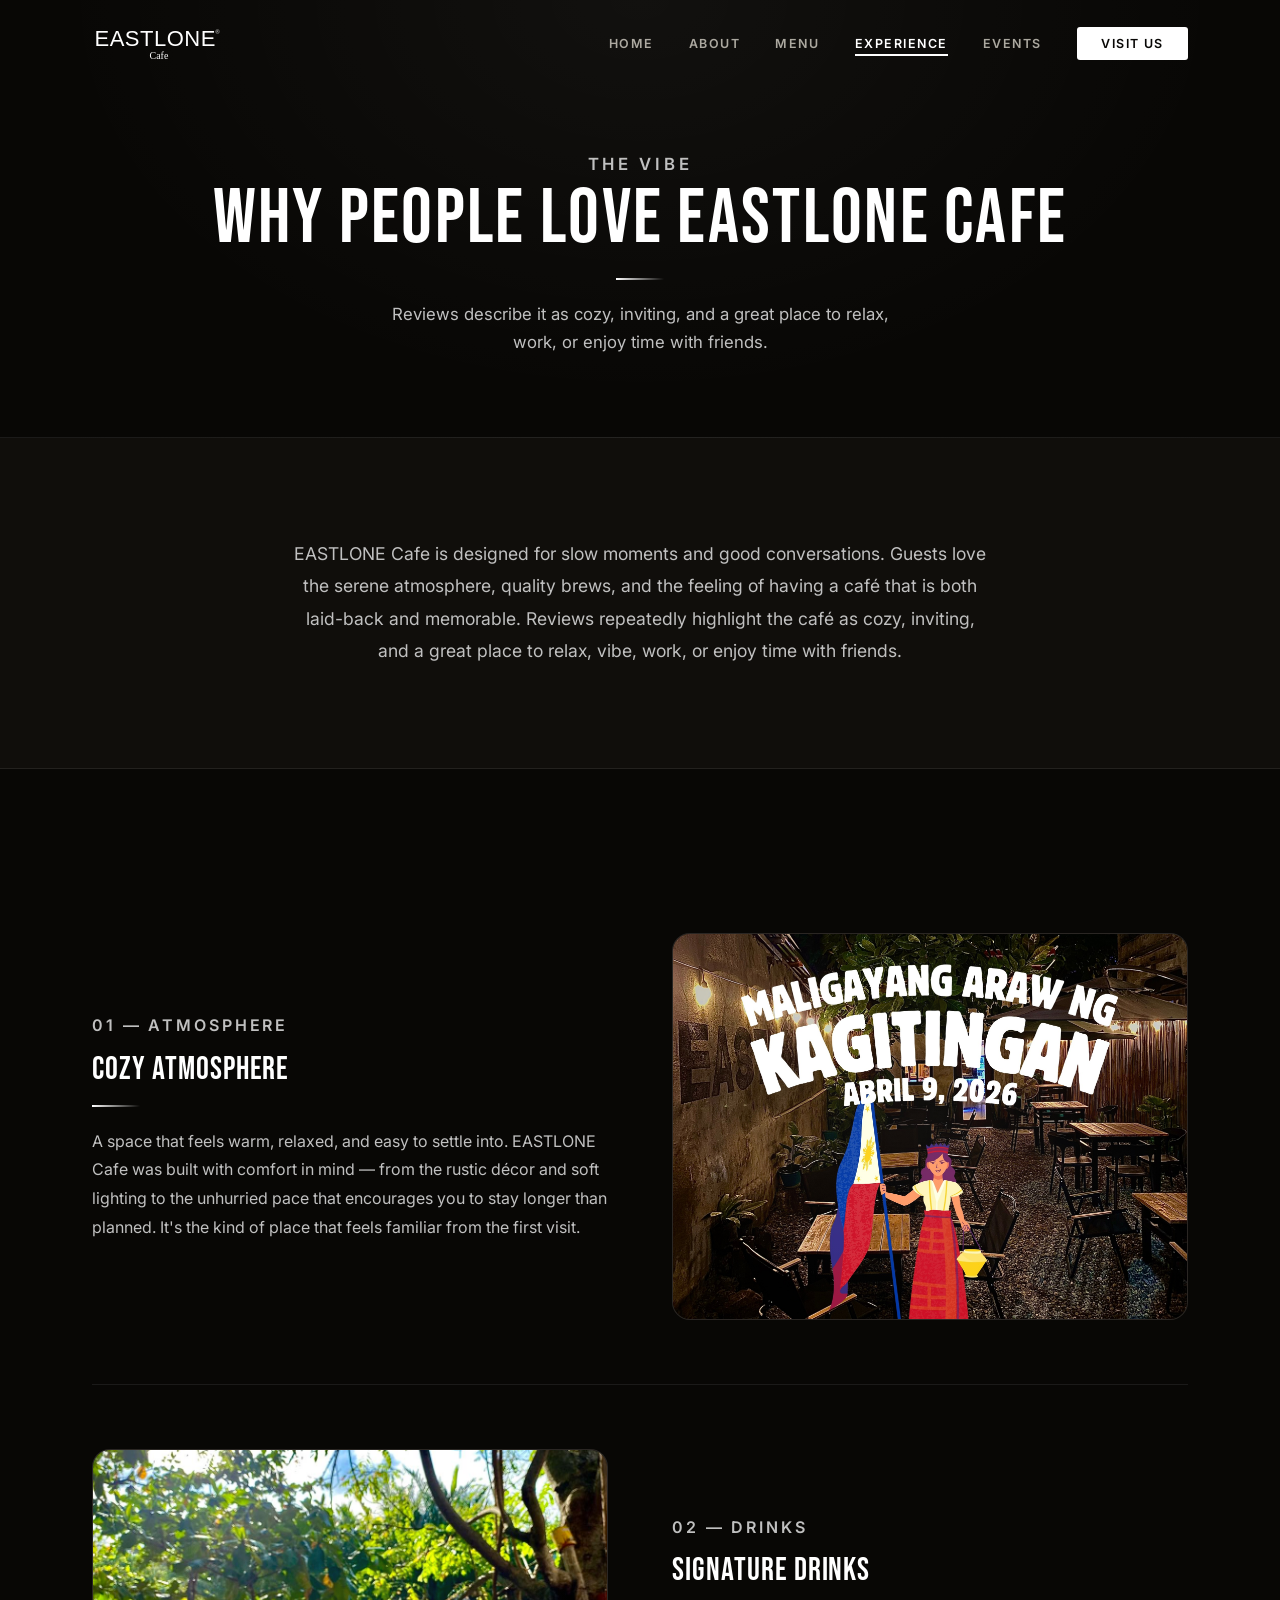
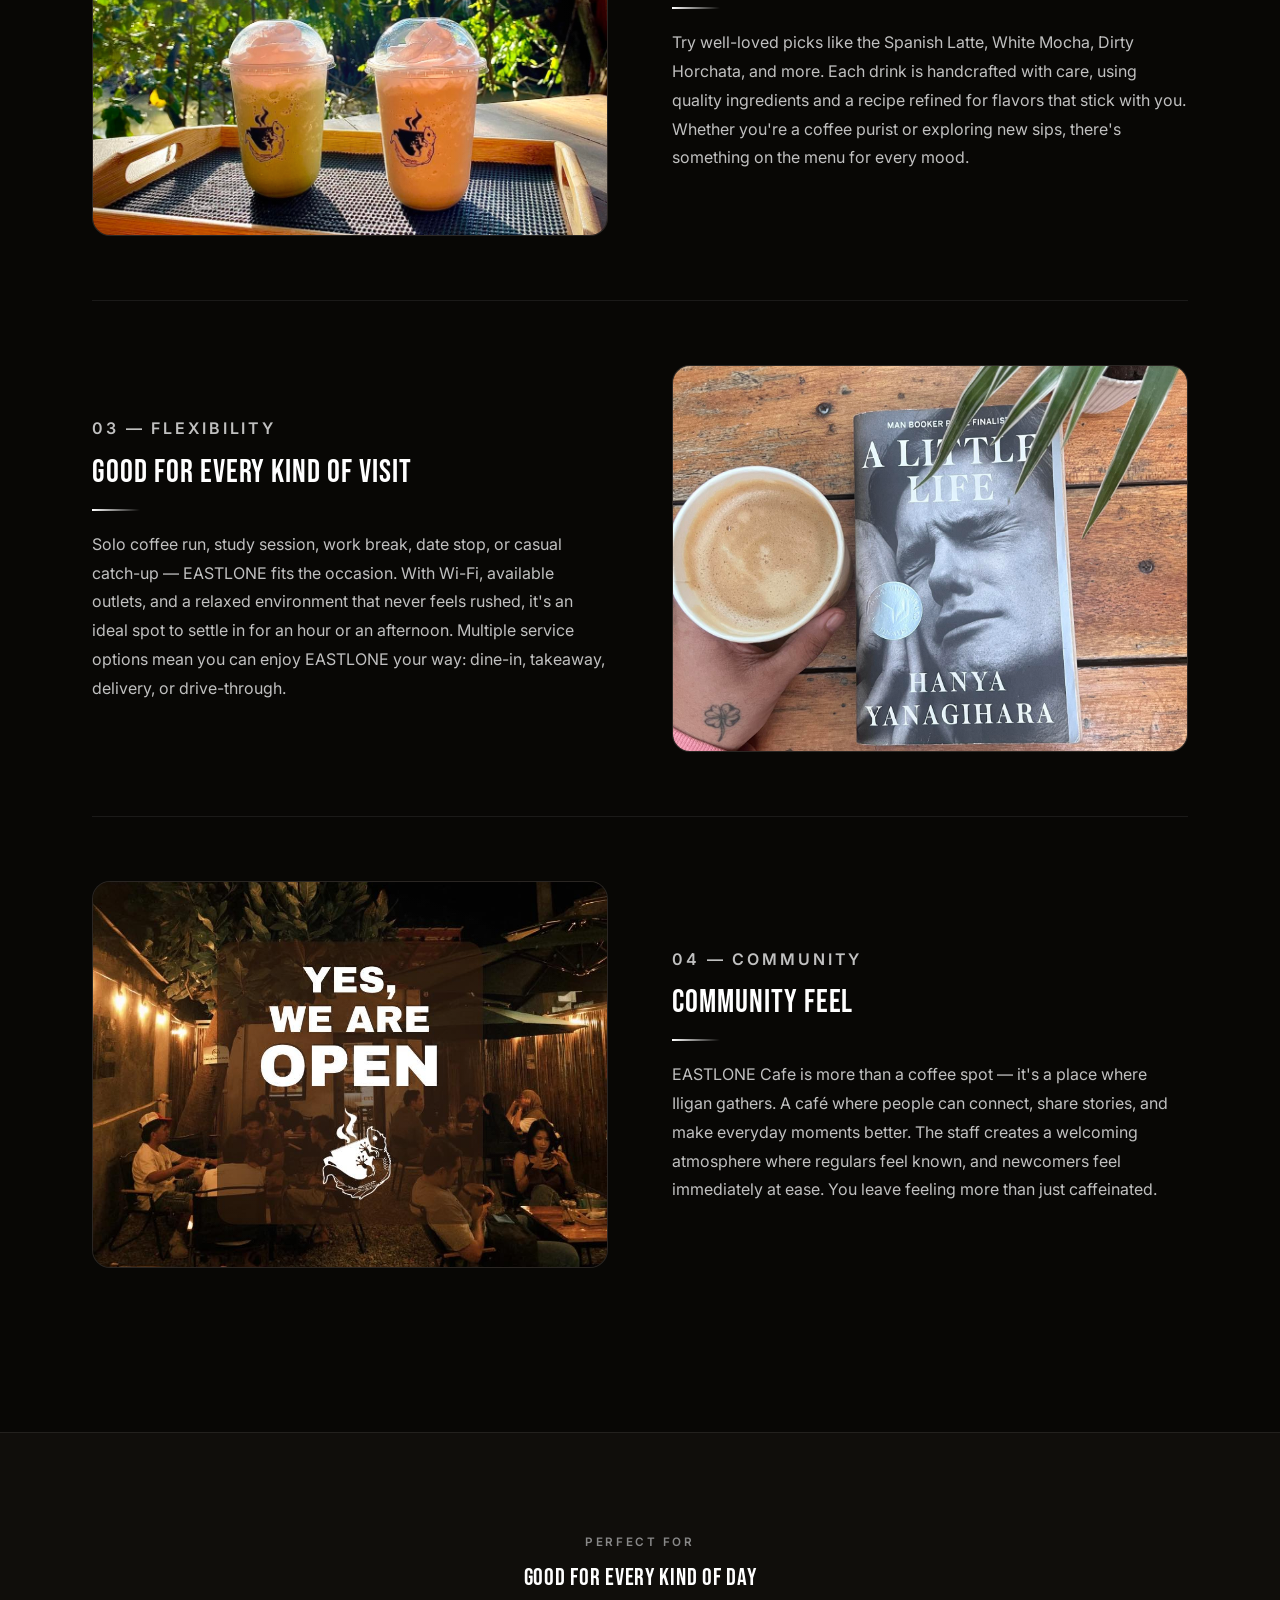
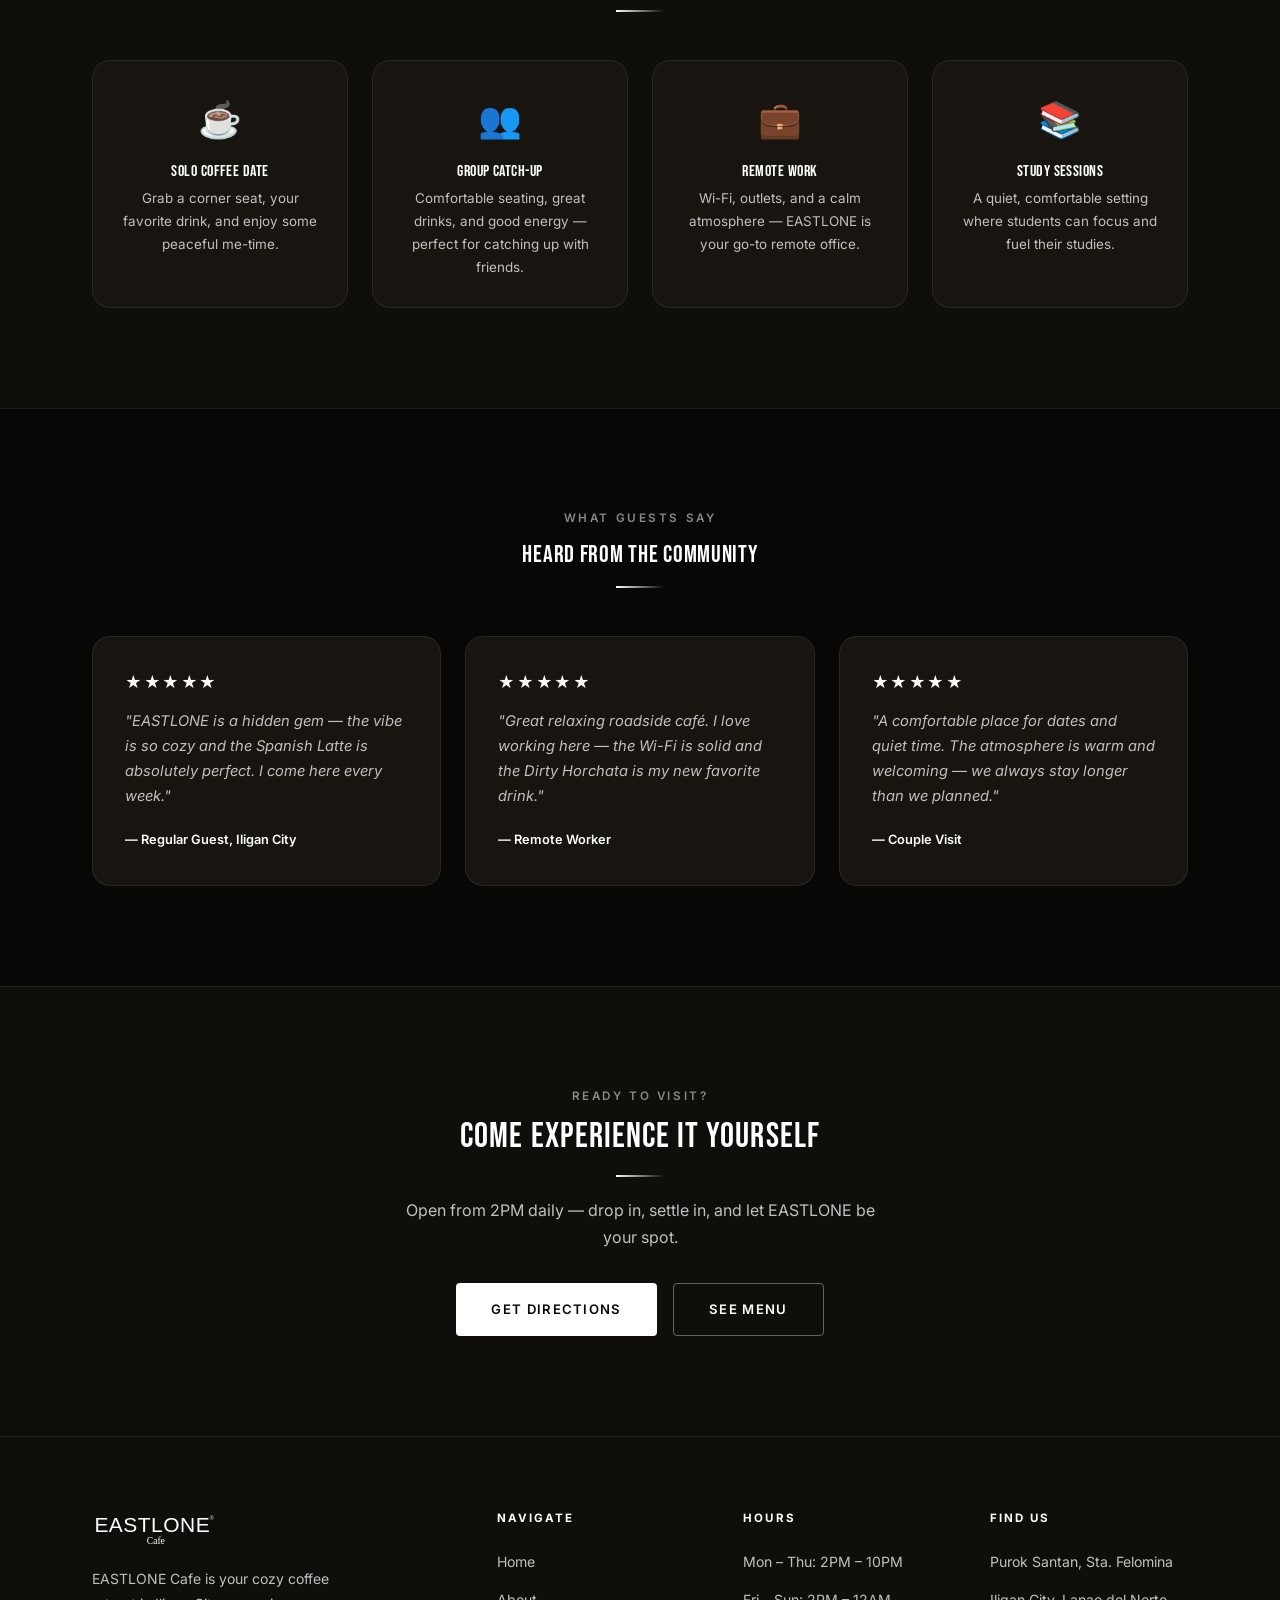
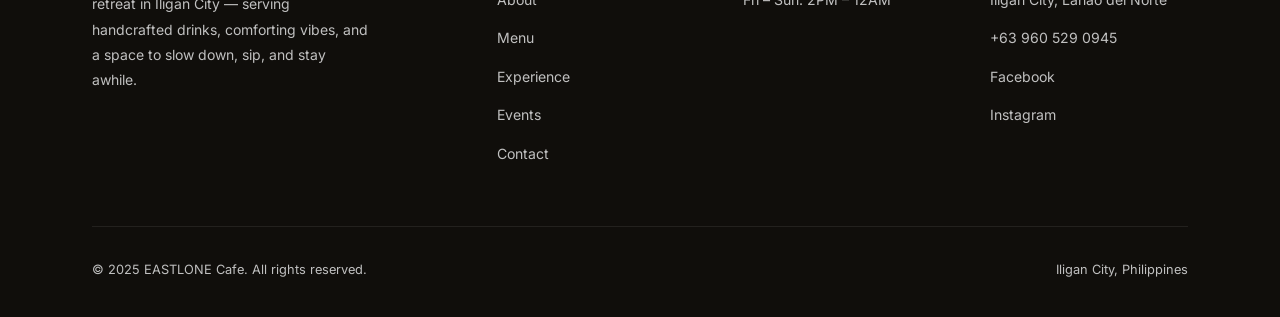
<file: experience.html>
<!DOCTYPE html>
<html lang="en">
<head>
  <meta charset="UTF-8" />
  <meta name="viewport" content="width=device-width, initial-scale=1.0" />
  <title>Why Visit Us — EASTLONE Cafe</title>
  <meta name="description" content="Discover why people love EASTLONE Cafe — cozy atmosphere, signature drinks, and a community space in Iligan City." />
  <link rel="stylesheet" href="style.css" />
  <style>
    /* EXPERIENCE-SPECIFIC */
    .exp-intro {
      background: var(--dark);
      border-bottom: 1px solid var(--border-sub);
    }

    .exp-intro-text {
      font-size: 1.1rem;
      color: var(--cream-dim);
      line-height: 1.85;
      max-width: 700px;
      margin: 0 auto;
      text-align: center;
    }

    /* FEATURES */
    .features-section {
      background: var(--black);
    }

    .feature-row {
      display: grid;
      grid-template-columns: 1fr 1fr;
      gap: 4rem;
      align-items: center;
      padding: 4rem 0;
      border-bottom: 1px solid var(--border-sub);
    }

    .feature-row:last-child {
      border-bottom: none;
    }

    .feature-row.reverse .feature-text {
      order: 2;
    }

    .feature-row.reverse .feature-visual {
      order: 1;
    }

    .feature-eyebrow {
      font-size: 0.75rem;
      font-weight: 600;
      letter-spacing: 0.18em;
      text-transform: uppercase;
      color: var(--gold);
      margin-bottom: 0.8rem;
    }

    .feature-text h2 {
      font-size: 2rem;
      margin-bottom: 1rem;
    }

    .feature-text p {
      font-size: 1rem;
      color: var(--cream-dim);
      line-height: 1.8;
    }

    .feature-visual {
      background: var(--card-bg);
      border: 1px solid var(--border-sub);
      border-radius: var(--radius-lg);
      aspect-ratio: 4/3;
      display: flex;
      align-items: center;
      justify-content: center;
      flex-direction: column;
      gap: 0.8rem;
      padding: 2rem;
      text-align: center;
      position: relative;
      overflow: hidden;
    }

    .feature-visual::before {
      content: '';
      position: absolute;
      inset: 0;
      background: radial-gradient(ellipse at center, rgba(255,255,255,0.05), transparent 70%);
    }

    .feature-visual .big-emoji {
      font-size: 4rem;
      position: relative;
      z-index: 1;
    }

    .feature-visual p {
      color: var(--cream-dim);
      font-size: 0.9rem;
      position: relative;
      z-index: 1;
      max-width: 220px;
    }

    /* USE CASES */
    .use-cases {
      background: var(--dark);
      border-top: 1px solid var(--border-sub);
    }

    .use-case-grid {
      display: grid;
      grid-template-columns: repeat(4, 1fr);
      gap: 1.5rem;
      margin-top: 3rem;
    }

    .use-case-card {
      background: var(--card-bg);
      border: 1px solid var(--border-sub);
      border-radius: var(--radius-lg);
      padding: 1.8rem;
      text-align: center;
      transition: var(--transition);
    }

    .use-case-card:hover {
      border-color: var(--border);
      transform: translateY(-4px);
    }

    .use-case-card .uc-icon {
      font-size: 2.2rem;
      margin-bottom: 0.9rem;
    }

    .use-case-card h3 {
      font-size: 1rem;
      margin-bottom: 0.4rem;
    }

    .use-case-card p {
      font-size: 0.84rem;
      color: var(--cream-dim);
    }

    /* TESTIMONIAL STRIP */
    .testimonials {
      background: var(--black);
      border-top: 1px solid var(--border-sub);
      text-align: center;
    }

    .testimonial-grid {
      display: grid;
      grid-template-columns: repeat(3, 1fr);
      gap: 1.5rem;
      margin-top: 3rem;
    }

    .testi-card {
      background: var(--card-bg);
      border: 1px solid var(--border-sub);
      border-radius: var(--radius-lg);
      padding: 2rem;
      text-align: left;
    }

    .testi-card .stars {
      color: var(--gold);
      font-size: 1rem;
      letter-spacing: 0.1em;
      margin-bottom: 0.8rem;
    }

    .testi-card p {
      font-size: 0.92rem;
      color: var(--cream-dim);
      font-style: italic;
      line-height: 1.7;
      margin-bottom: 1rem;
    }

    .testi-card cite {
      font-size: 0.8rem;
      color: var(--gold);
      font-style: normal;
      font-weight: 600;
    }

    @media (max-width: 900px) {
      .use-case-grid { grid-template-columns: repeat(2, 1fr); }
      .testimonial-grid { grid-template-columns: 1fr 1fr; }
    }

    @media (max-width: 768px) {
      .feature-row { grid-template-columns: 1fr; gap: 2rem; }
      .feature-row.reverse .feature-text { order: 0; }
      .feature-row.reverse .feature-visual { order: 0; }
      .use-case-grid { grid-template-columns: 1fr 1fr; }
    }

    @media (max-width: 540px) {
      .use-case-grid { grid-template-columns: 1fr; }
      .testimonial-grid { grid-template-columns: 1fr; }
    }
  </style>
</head>
<body>

  <!-- NAVIGATION -->
  <nav id="navbar">
    <div class="nav-inner">
      <a href="index.html" class="nav-logo">
        <img src="images/logo.svg" alt="EASTLONE Cafe" onerror="this.src='images/logo.jpg'" />
      </a>
      <ul class="nav-links" id="navLinks">
        <li><a href="index.html">Home</a></li>
        <li><a href="about.html">About</a></li>
        <li><a href="menu.html">Menu</a></li>
        <li><a href="experience.html" class="active">Experience</a></li>
        <li><a href="events.html">Events</a></li>
        <li><a href="contact.html" class="nav-cta">Visit Us</a></li>
      </ul>
      <div class="hamburger" id="hamburger" onclick="toggleMenu()">
        <span></span><span></span><span></span>
      </div>
    </div>
  </nav>

  <!-- PAGE HERO -->
  <div class="page-hero">
    <div class="container">
      <p class="section-label">The Vibe</p>
      <h1>Why People Love EASTLONE Cafe</h1>
      <div class="gold-rule center"></div>
      <p>Reviews describe it as cozy, inviting, and a great place to relax, work, or enjoy time with friends.</p>
    </div>
  </div>

  <!-- INTRO -->
  <section class="exp-intro">
    <div class="container">
      <div class="text-center fade-in">
        <p class="exp-intro-text">
          EASTLONE Cafe is designed for slow moments and good conversations. Guests love the serene atmosphere, quality brews, and the feeling of having a café that is both laid-back and memorable. Reviews repeatedly highlight the café as cozy, inviting, and a great place to relax, vibe, work, or enjoy time with friends.
        </p>
      </div>
    </div>
  </section>

  <!-- FEATURE ROWS -->
  <section class="features-section">
    <div class="container">

      <div class="feature-row fade-in">
        <div class="feature-text">
          <p class="feature-eyebrow">01 — Atmosphere</p>
          <h2>Cozy Atmosphere</h2>
          <div class="gold-rule"></div>
          <p>A space that feels warm, relaxed, and easy to settle into. EASTLONE Cafe was built with comfort in mind — from the rustic décor and soft lighting to the unhurried pace that encourages you to stay longer than planned. It's the kind of place that feels familiar from the first visit.</p>
        </div>
        <div class="feature-visual fade-in" style="overflow:hidden; padding:0;">
          <img src="images/interior-night.jpg" alt="Cozy EASTLONE interior"
               style="width:100%;height:100%;object-fit:cover;" loading="lazy" />
        </div>
      </div>

      <div class="feature-row reverse fade-in">
        <div class="feature-visual" style="overflow:hidden; padding:0;">
          <img src="images/drinks-tray.jpg" alt="EASTLONE signature drinks"
               style="width:100%;height:100%;object-fit:cover;" loading="lazy" />
        </div>
        <div class="feature-text">
          <p class="feature-eyebrow">02 — Drinks</p>
          <h2>Signature Drinks</h2>
          <div class="gold-rule"></div>
          <p>Try well-loved picks like the Spanish Latte, White Mocha, Dirty Horchata, and more. Each drink is handcrafted with care, using quality ingredients and a recipe refined for flavors that stick with you. Whether you're a coffee purist or exploring new sips, there's something on the menu for every mood.</p>
        </div>
      </div>

      <div class="feature-row fade-in">
        <div class="feature-text">
          <p class="feature-eyebrow">03 — Flexibility</p>
          <h2>Good for Every Kind of Visit</h2>
          <div class="gold-rule"></div>
          <p>Solo coffee run, study session, work break, date stop, or casual catch-up — EASTLONE fits the occasion. With Wi-Fi, available outlets, and a relaxed environment that never feels rushed, it's an ideal spot to settle in for an hour or an afternoon. Multiple service options mean you can enjoy EASTLONE your way: dine-in, takeaway, delivery, or drive-through.</p>
        </div>
        <div class="feature-visual fade-in" style="overflow:hidden; padding:0;">
          <img src="images/coffee-book.jpg" alt="Work and study at EASTLONE"
               style="width:100%;height:100%;object-fit:cover;" loading="lazy" />
        </div>
      </div>

      <div class="feature-row reverse fade-in">
        <div class="feature-visual" style="overflow:hidden; padding:0;">
          <img src="images/cafe-open-night.jpg" alt="Community at EASTLONE"
               style="width:100%;height:100%;object-fit:cover;" loading="lazy" />
        </div>
        <div class="feature-text">
          <p class="feature-eyebrow">04 — Community</p>
          <h2>Community Feel</h2>
          <div class="gold-rule"></div>
          <p>EASTLONE Cafe is more than a coffee spot — it's a place where Iligan gathers. A café where people can connect, share stories, and make everyday moments better. The staff creates a welcoming atmosphere where regulars feel known, and newcomers feel immediately at ease. You leave feeling more than just caffeinated.</p>
        </div>
      </div>

    </div>
  </section>

  <!-- USE CASES -->
  <section class="use-cases">
    <div class="container">
      <div class="text-center fade-in">
        <p class="section-label">Perfect For</p>
        <h2>Good for Every Kind of Day</h2>
        <div class="gold-rule center"></div>
      </div>
      <div class="use-case-grid fade-in">
        <div class="use-case-card">
          <div class="uc-icon">☕</div>
          <h3>Solo Coffee Date</h3>
          <p>Grab a corner seat, your favorite drink, and enjoy some peaceful me-time.</p>
        </div>
        <div class="use-case-card">
          <div class="uc-icon">👥</div>
          <h3>Group Catch-Up</h3>
          <p>Comfortable seating, great drinks, and good energy — perfect for catching up with friends.</p>
        </div>
        <div class="use-case-card">
          <div class="uc-icon">💼</div>
          <h3>Remote Work</h3>
          <p>Wi-Fi, outlets, and a calm atmosphere — EASTLONE is your go-to remote office.</p>
        </div>
        <div class="use-case-card">
          <div class="uc-icon">📚</div>
          <h3>Study Sessions</h3>
          <p>A quiet, comfortable setting where students can focus and fuel their studies.</p>
        </div>
      </div>
    </div>
  </section>

  <!-- TESTIMONIALS -->
  <section class="testimonials">
    <div class="container">
      <div class="fade-in">
        <p class="section-label">What Guests Say</p>
        <h2>Heard from the Community</h2>
        <div class="gold-rule center"></div>
      </div>
      <div class="testimonial-grid fade-in">
        <div class="testi-card">
          <div class="stars">★★★★★</div>
          <p>"EASTLONE is a hidden gem — the vibe is so cozy and the Spanish Latte is absolutely perfect. I come here every week."</p>
          <cite>— Regular Guest, Iligan City</cite>
        </div>
        <div class="testi-card">
          <div class="stars">★★★★★</div>
          <p>"Great relaxing roadside café. I love working here — the Wi-Fi is solid and the Dirty Horchata is my new favorite drink."</p>
          <cite>— Remote Worker</cite>
        </div>
        <div class="testi-card">
          <div class="stars">★★★★★</div>
          <p>"A comfortable place for dates and quiet time. The atmosphere is warm and welcoming — we always stay longer than we planned."</p>
          <cite>— Couple Visit</cite>
        </div>
      </div>
    </div>
  </section>

  <!-- CTA -->
  <section style="background: var(--dark); text-align:center; border-top: 1px solid var(--border-sub);">
    <div class="container fade-in">
      <p class="section-label">Ready to Visit?</p>
      <h2 style="font-size:2.2rem; margin-bottom:1rem;">Come Experience It Yourself</h2>
      <div class="gold-rule center"></div>
      <p style="color:var(--cream-dim); margin-bottom:2rem; max-width:480px; margin-left:auto; margin-right:auto;">
        Open from 2PM daily — drop in, settle in, and let EASTLONE be your spot.
      </p>
      <div style="display:flex; gap:1rem; justify-content:center; flex-wrap:wrap;">
        <a href="contact.html" class="btn btn-primary">Get Directions</a>
        <a href="menu.html" class="btn btn-outline">See Menu</a>
      </div>
    </div>
  </section>

  <!-- FOOTER -->
  <footer>
    <div class="container">
      <div class="footer-grid">
        <div class="footer-brand">
          <img src="images/logo.svg" alt="EASTLONE Cafe" onerror="this.src='images/logo.jpg'" />
          <p>EASTLONE Cafe is your cozy coffee retreat in Iligan City — serving handcrafted drinks, comforting vibes, and a space to slow down, sip, and stay awhile.</p>
        </div>
        <div class="footer-col">
          <h4>Navigate</h4>
          <ul>
            <li><a href="index.html">Home</a></li>
            <li><a href="about.html">About</a></li>
            <li><a href="menu.html">Menu</a></li>
            <li><a href="experience.html">Experience</a></li>
            <li><a href="events.html">Events</a></li>
            <li><a href="contact.html">Contact</a></li>
          </ul>
        </div>
        <div class="footer-col">
          <h4>Hours</h4>
          <ul>
            <li><a>Mon – Thu: 2PM – 10PM</a></li>
            <li><a>Fri – Sun: 2PM – 12AM</a></li>
          </ul>
        </div>
        <div class="footer-col">
          <h4>Find Us</h4>
          <ul>
            <li><a>Purok Santan, Sta. Felomina</a></li>
            <li><a>Iligan City, Lanao del Norte</a></li>
            <li><a href="tel:+639605290945">+63 960 529 0945</a></li>
            <li><a href="https://www.facebook.com/eastlonecafe/" target="_blank">Facebook</a></li>
            <li><a href="https://www.instagram.com/eastlonecafe/" target="_blank">Instagram</a></li>
          </ul>
        </div>
      </div>
      <div class="footer-bottom">
        <p>&copy; 2025 EASTLONE Cafe. All rights reserved.</p>
        <p>Iligan City, Philippines</p>
      </div>
    </div>
  </footer>

  <script>
    const navbar = document.getElementById('navbar');
    window.addEventListener('scroll', () => navbar.classList.toggle('scrolled', window.scrollY > 60));
    function toggleMenu() { document.getElementById('navLinks').classList.toggle('open'); }
    const faders = document.querySelectorAll('.fade-in');
    const observer = new IntersectionObserver(entries => {
      entries.forEach(e => { if (e.isIntersecting) e.target.classList.add('visible'); });
    }, { threshold: 0.12 });
    faders.forEach(el => observer.observe(el));
  </script>
</body>
</html>
</file>
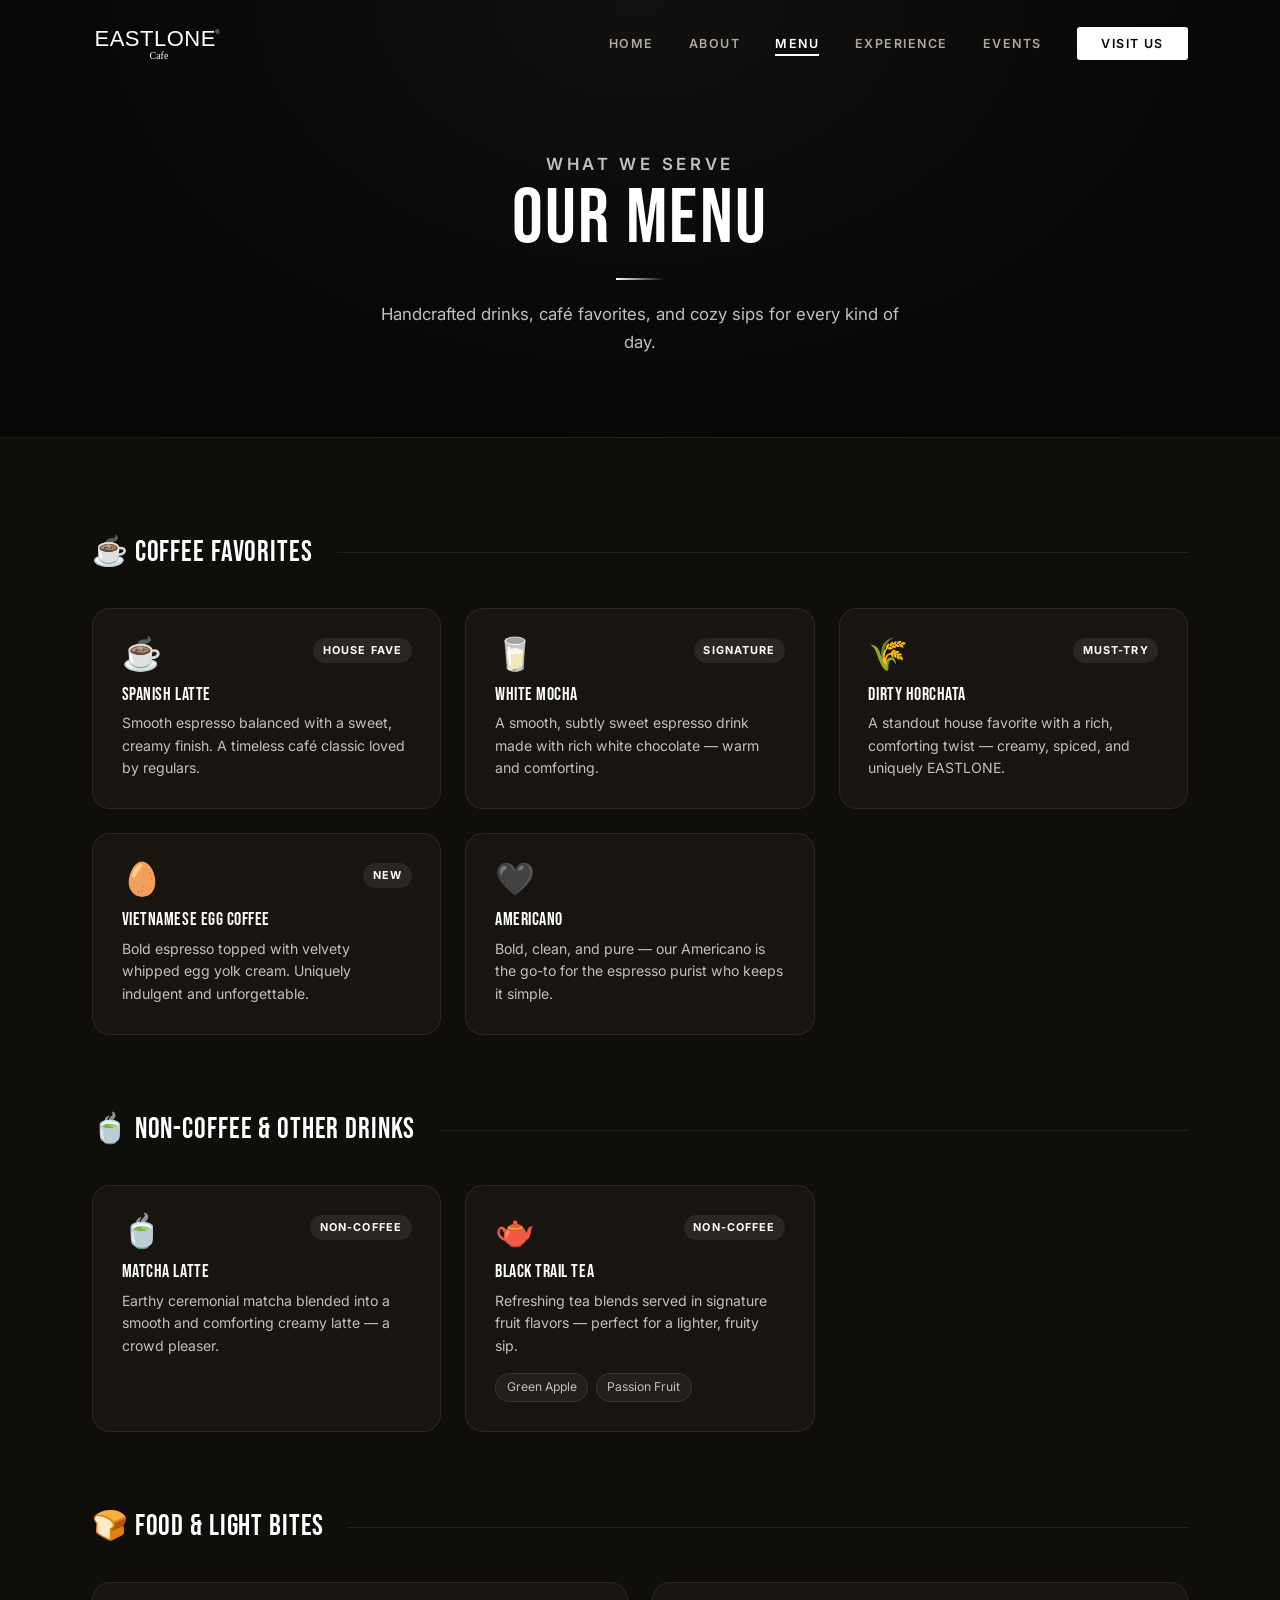
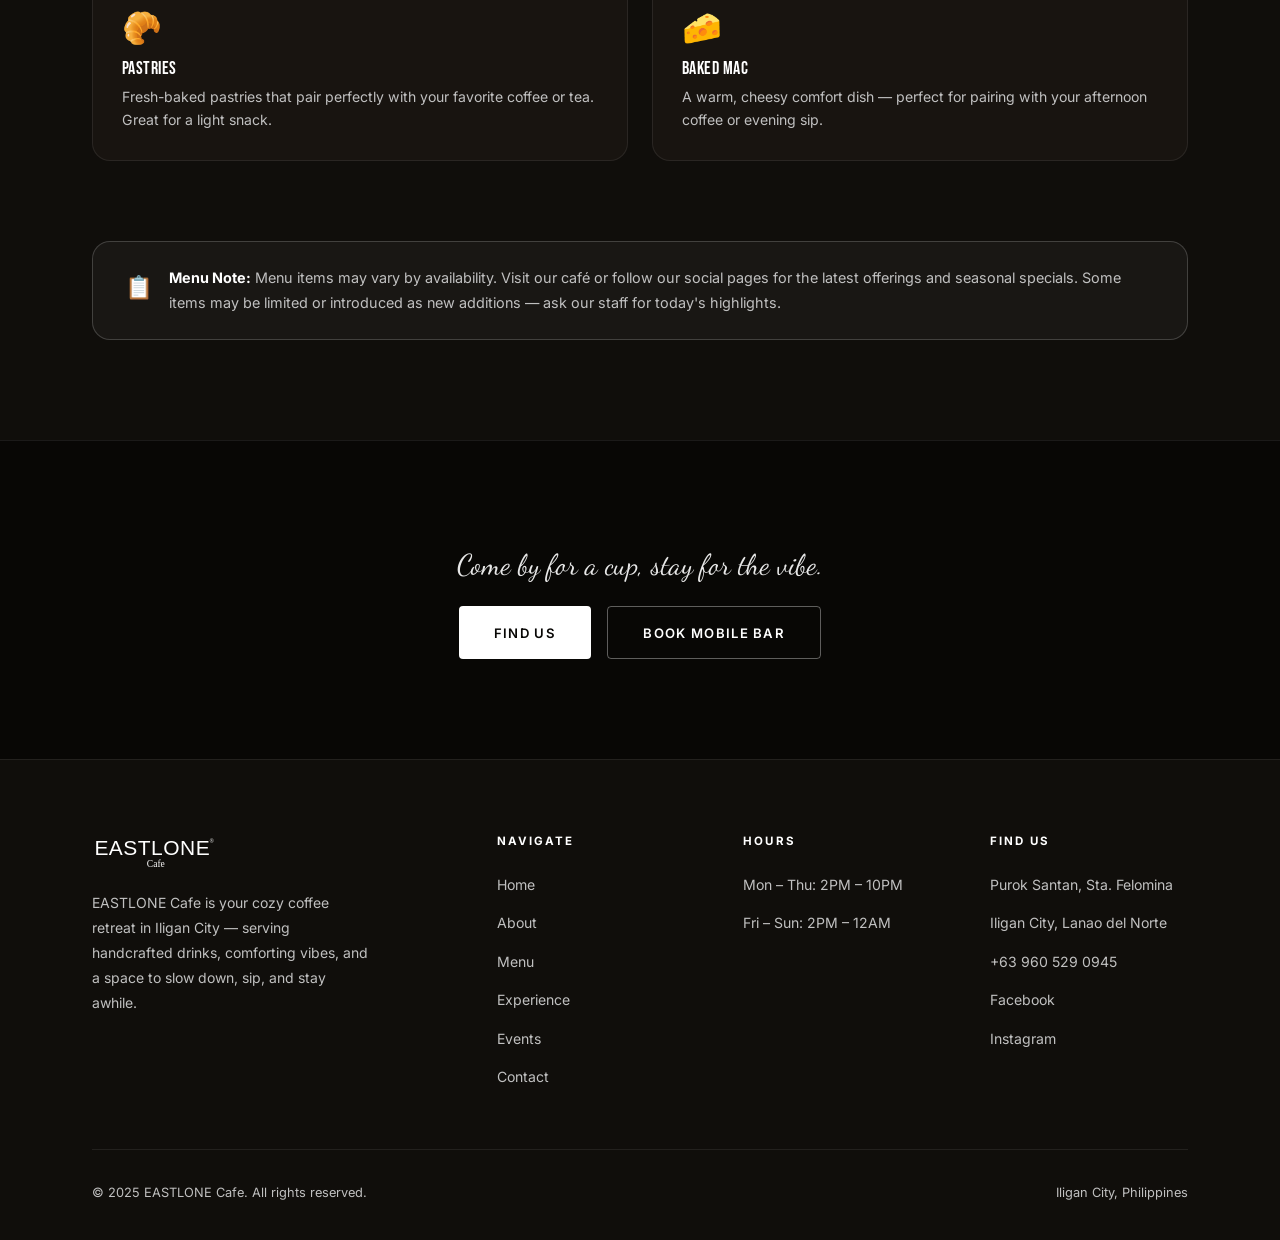
<file: menu.html>
<!DOCTYPE html>
<html lang="en">
<head>
  <meta charset="UTF-8" />
  <meta name="viewport" content="width=device-width, initial-scale=1.0" />
  <title>Menu — EASTLONE Cafe</title>
  <meta name="description" content="Handcrafted drinks, café favorites, and cozy sips for every kind of day at EASTLONE Cafe, Iligan City." />
  <link rel="stylesheet" href="style.css" />
  <style>
    /* MENU-SPECIFIC */
    .menu-section {
      background: var(--dark);
    }

    .menu-category {
      margin-bottom: 5rem;
    }

    .menu-category:last-child {
      margin-bottom: 0;
    }

    .category-header {
      display: flex;
      align-items: center;
      gap: 1.5rem;
      margin-bottom: 2.5rem;
    }

    .category-header h2 {
      font-size: 1.8rem;
      white-space: nowrap;
    }

    .category-line {
      flex: 1;
      height: 1px;
      background: var(--border-sub);
    }

    .menu-grid {
      display: grid;
      grid-template-columns: repeat(3, 1fr);
      gap: 1.5rem;
    }

    .menu-item {
      background: var(--card-bg);
      border: 1px solid var(--border-sub);
      border-radius: var(--radius-lg);
      padding: 1.8rem;
      display: flex;
      flex-direction: column;
      gap: 0.5rem;
      transition: var(--transition);
      position: relative;
      overflow: hidden;
    }

    .menu-item::before {
      content: '';
      position: absolute;
      top: 0;
      left: 0;
      right: 0;
      height: 2px;
      background: linear-gradient(90deg, var(--gold), transparent);
      opacity: 0;
      transition: opacity var(--transition);
    }

    .menu-item:hover {
      background: var(--card-hover);
      border-color: var(--border);
      transform: translateY(-4px);
    }

    .menu-item:hover::before {
      opacity: 1;
    }

    .menu-item-top {
      display: flex;
      align-items: flex-start;
      justify-content: space-between;
      gap: 1rem;
    }

    .item-icon {
      font-size: 2rem;
      line-height: 1;
    }

    .item-badge {
      font-size: 0.68rem;
      font-weight: 700;
      letter-spacing: 0.1em;
      text-transform: uppercase;
      background: rgba(255,255,255,0.08);
      color: var(--gold);
      padding: 0.2rem 0.6rem;
      border-radius: 50px;
      white-space: nowrap;
      flex-shrink: 0;
    }

    .menu-item h3 {
      font-size: 1.1rem;
      margin-top: 0.5rem;
    }

    .menu-item p {
      font-size: 0.88rem;
      color: var(--cream-dim);
      line-height: 1.6;
      flex: 1;
    }

    /* Food items - 2 col */
    .menu-grid-2 {
      grid-template-columns: repeat(2, 1fr);
    }

    .menu-note-box {
      background: rgba(255,255,255,0.04);
      border: 1px solid var(--border);
      border-radius: var(--radius-lg);
      padding: 1.5rem 2rem;
      display: flex;
      align-items: flex-start;
      gap: 1rem;
      margin-top: 3rem;
    }

    .menu-note-box .note-icon {
      font-size: 1.4rem;
      flex-shrink: 0;
      margin-top: 0.1rem;
    }

    .menu-note-box p {
      font-size: 0.9rem;
      color: var(--cream-dim);
      line-height: 1.7;
    }

    .menu-note-box strong {
      color: var(--gold);
    }

    /* Tea sub-variants */
    .tea-variants {
      display: flex;
      gap: 0.5rem;
      flex-wrap: wrap;
      margin-top: 0.5rem;
    }

    .tea-variant {
      font-size: 0.76rem;
      background: rgba(255,255,255,0.05);
      border: 1px solid var(--border-sub);
      border-radius: 50px;
      padding: 0.2rem 0.65rem;
      color: var(--cream-dim);
    }

    @media (max-width: 900px) {
      .menu-grid { grid-template-columns: repeat(2, 1fr); }
    }

    @media (max-width: 600px) {
      .menu-grid { grid-template-columns: 1fr; }
      .menu-grid-2 { grid-template-columns: 1fr; }
    }
  </style>
</head>
<body>

  <!-- NAVIGATION -->
  <nav id="navbar">
    <div class="nav-inner">
      <a href="index.html" class="nav-logo">
        <img src="images/logo.svg" alt="EASTLONE Cafe" onerror="this.src='images/logo.jpg'" />
      </a>
      <ul class="nav-links" id="navLinks">
        <li><a href="index.html">Home</a></li>
        <li><a href="about.html">About</a></li>
        <li><a href="menu.html" class="active">Menu</a></li>
        <li><a href="experience.html">Experience</a></li>
        <li><a href="events.html">Events</a></li>
        <li><a href="contact.html" class="nav-cta">Visit Us</a></li>
      </ul>
      <div class="hamburger" id="hamburger" onclick="toggleMenu()">
        <span></span><span></span><span></span>
      </div>
    </div>
  </nav>

  <!-- PAGE HERO -->
  <div class="page-hero">
    <div class="container">
      <p class="section-label">What We Serve</p>
      <h1>Our Menu</h1>
      <div class="gold-rule center"></div>
      <p>Handcrafted drinks, café favorites, and cozy sips for every kind of day.</p>
    </div>
  </div>

  <!-- MENU -->
  <section class="menu-section">
    <div class="container">

      <!-- COFFEE FAVORITES -->
      <div class="menu-category fade-in">
        <div class="category-header">
          <h2>☕ Coffee Favorites</h2>
          <div class="category-line"></div>
        </div>
        <div class="menu-grid">
          <div class="menu-item">
            <div class="menu-item-top">
              <div class="item-icon">☕</div>
              <span class="item-badge">House Fave</span>
            </div>
            <h3>Spanish Latte</h3>
            <p>Smooth espresso balanced with a sweet, creamy finish. A timeless café classic loved by regulars.</p>
          </div>
          <div class="menu-item">
            <div class="menu-item-top">
              <div class="item-icon">🥛</div>
              <span class="item-badge">Signature</span>
            </div>
            <h3>White Mocha</h3>
            <p>A smooth, subtly sweet espresso drink made with rich white chocolate — warm and comforting.</p>
          </div>
          <div class="menu-item">
            <div class="menu-item-top">
              <div class="item-icon">🌾</div>
              <span class="item-badge">Must-Try</span>
            </div>
            <h3>Dirty Horchata</h3>
            <p>A standout house favorite with a rich, comforting twist — creamy, spiced, and uniquely EASTLONE.</p>
          </div>
          <div class="menu-item">
            <div class="menu-item-top">
              <div class="item-icon">🥚</div>
              <span class="item-badge">New</span>
            </div>
            <h3>Vietnamese Egg Coffee</h3>
            <p>Bold espresso topped with velvety whipped egg yolk cream. Uniquely indulgent and unforgettable.</p>
          </div>
          <div class="menu-item">
            <div class="menu-item-top">
              <div class="item-icon">🖤</div>
            </div>
            <h3>Americano</h3>
            <p>Bold, clean, and pure — our Americano is the go-to for the espresso purist who keeps it simple.</p>
          </div>
        </div>
      </div>

      <!-- NON-COFFEE -->
      <div class="menu-category fade-in">
        <div class="category-header">
          <h2>🍵 Non-Coffee &amp; Other Drinks</h2>
          <div class="category-line"></div>
        </div>
        <div class="menu-grid">
          <div class="menu-item">
            <div class="menu-item-top">
              <div class="item-icon">🍵</div>
              <span class="item-badge">Non-Coffee</span>
            </div>
            <h3>Matcha Latte</h3>
            <p>Earthy ceremonial matcha blended into a smooth and comforting creamy latte — a crowd pleaser.</p>
          </div>
          <div class="menu-item">
            <div class="menu-item-top">
              <div class="item-icon">🫖</div>
              <span class="item-badge">Non-Coffee</span>
            </div>
            <h3>Black Trail Tea</h3>
            <p>Refreshing tea blends served in signature fruit flavors — perfect for a lighter, fruity sip.</p>
            <div class="tea-variants">
              <span class="tea-variant">Green Apple</span>
              <span class="tea-variant">Passion Fruit</span>
            </div>
          </div>
        </div>
      </div>

      <!-- FOOD & LIGHT BITES -->
      <div class="menu-category fade-in">
        <div class="category-header">
          <h2>🍞 Food &amp; Light Bites</h2>
          <div class="category-line"></div>
        </div>
        <div class="menu-grid menu-grid-2">
          <div class="menu-item">
            <div class="menu-item-top">
              <div class="item-icon">🥐</div>
            </div>
            <h3>Pastries</h3>
            <p>Fresh-baked pastries that pair perfectly with your favorite coffee or tea. Great for a light snack.</p>
          </div>
          <div class="menu-item">
            <div class="menu-item-top">
              <div class="item-icon">🧀</div>
            </div>
            <h3>Baked Mac</h3>
            <p>A warm, cheesy comfort dish — perfect for pairing with your afternoon coffee or evening sip.</p>
          </div>
        </div>
      </div>

      <!-- MENU NOTE -->
      <div class="menu-note-box fade-in">
        <div class="note-icon">📋</div>
        <p>
          <strong>Menu Note:</strong> Menu items may vary by availability. Visit our café or follow our social pages for the latest offerings and seasonal specials. Some items may be limited or introduced as new additions — ask our staff for today's highlights.
        </p>
      </div>

    </div>
  </section>

  <!-- CTA -->
  <section style="background: var(--black); text-align:center; border-top: 1px solid var(--border-sub);">
    <div class="container fade-in">
      <p style="font-family:'Dancing Script',cursive; font-size:1.8rem; color:var(--gold-light); margin-bottom:1rem;">Come by for a cup, stay for the vibe.</p>
      <div style="display:flex; gap:1rem; justify-content:center; flex-wrap:wrap;">
        <a href="contact.html" class="btn btn-primary">Find Us</a>
        <a href="events.html" class="btn btn-outline">Book Mobile Bar</a>
      </div>
    </div>
  </section>

  <!-- FOOTER -->
  <footer>
    <div class="container">
      <div class="footer-grid">
        <div class="footer-brand">
          <img src="images/logo.svg" alt="EASTLONE Cafe" onerror="this.src='images/logo.jpg'" />
          <p>EASTLONE Cafe is your cozy coffee retreat in Iligan City — serving handcrafted drinks, comforting vibes, and a space to slow down, sip, and stay awhile.</p>
        </div>
        <div class="footer-col">
          <h4>Navigate</h4>
          <ul>
            <li><a href="index.html">Home</a></li>
            <li><a href="about.html">About</a></li>
            <li><a href="menu.html">Menu</a></li>
            <li><a href="experience.html">Experience</a></li>
            <li><a href="events.html">Events</a></li>
            <li><a href="contact.html">Contact</a></li>
          </ul>
        </div>
        <div class="footer-col">
          <h4>Hours</h4>
          <ul>
            <li><a>Mon – Thu: 2PM – 10PM</a></li>
            <li><a>Fri – Sun: 2PM – 12AM</a></li>
          </ul>
        </div>
        <div class="footer-col">
          <h4>Find Us</h4>
          <ul>
            <li><a>Purok Santan, Sta. Felomina</a></li>
            <li><a>Iligan City, Lanao del Norte</a></li>
            <li><a href="tel:+639605290945">+63 960 529 0945</a></li>
            <li><a href="https://www.facebook.com/eastlonecafe/" target="_blank">Facebook</a></li>
            <li><a href="https://www.instagram.com/eastlonecafe/" target="_blank">Instagram</a></li>
          </ul>
        </div>
      </div>
      <div class="footer-bottom">
        <p>&copy; 2025 EASTLONE Cafe. All rights reserved.</p>
        <p>Iligan City, Philippines</p>
      </div>
    </div>
  </footer>

  <script>
    const navbar = document.getElementById('navbar');
    window.addEventListener('scroll', () => navbar.classList.toggle('scrolled', window.scrollY > 60));
    function toggleMenu() { document.getElementById('navLinks').classList.toggle('open'); }
    const faders = document.querySelectorAll('.fade-in');
    const observer = new IntersectionObserver(entries => {
      entries.forEach(e => { if (e.isIntersecting) e.target.classList.add('visible'); });
    }, { threshold: 0.12 });
    faders.forEach(el => observer.observe(el));
  </script>
</body>
</html>
</file>
<file: style.css>
/* ==========================================
   EASTLONE CAFE — Main Stylesheet v2
   ========================================== */

@import url('https://fonts.googleapis.com/css2?family=Bebas+Neue&family=Playfair+Display:ital,wght@0,400;0,600;0,700;1,400&family=Inter:wght@300;400;500;600&family=Dancing+Script:wght@600;700&display=swap');

/* === RESET & BASE === */
*, *::before, *::after { box-sizing: border-box; margin: 0; padding: 0; }

:root {
  --black:       #080705;
  --dark:        #100e0b;
  --card-bg:     #181410;
  --card-hover:  #201c16;
  --gold:        #ffffff;
  --gold-light:  #e8e8e8;
  --gold-dim:    #666666;
  --cream:       #f0f0f0;
  --cream-dim:   #c0c0c0;
  --white:       #ffffff;
  --border:      rgba(255,255,255,0.18);
  --border-sub:  rgba(255,255,255,0.08);
  --radius:      10px;
  --radius-lg:   18px;
  --transition:  0.3s ease;
}

html { scroll-behavior: smooth; }

body {
  background: var(--black);
  color: var(--cream);
  font-family: 'Inter', sans-serif;
  font-size: 16px;
  line-height: 1.7;
  -webkit-font-smoothing: antialiased;
}

img { display: block; max-width: 100%; }
a { color: inherit; text-decoration: none; }

/* === TYPOGRAPHY === */
h1, h2, h3 {
  font-family: 'Bebas Neue', 'Arial Black', sans-serif;
  font-weight: 400; /* Bebas Neue is already heavy */
  line-height: 1.05;
  letter-spacing: 0.03em;
  color: var(--white);
}

h4 {
  font-family: 'Inter', sans-serif;
  font-weight: 600;
  color: var(--white);
}

.serif { font-family: 'Playfair Display', serif; }
.script { font-family: 'Dancing Script', cursive; color: var(--gold); }

.section-label {
  font-size: 0.73rem;
  font-weight: 600;
  letter-spacing: 0.22em;
  text-transform: uppercase;
  color: var(--gold);
  margin-bottom: 0.8rem;
}

/* === LAYOUT === */
.container { max-width: 1160px; margin: 0 auto; padding: 0 2rem; }
section { padding: 100px 0; }

.grid-2 { display: grid; grid-template-columns: 1fr 1fr; gap: 3.5rem; align-items: center; }
.grid-3 { display: grid; grid-template-columns: repeat(3, 1fr); gap: 2rem; }
.grid-4 { display: grid; grid-template-columns: repeat(4, 1fr); gap: 1.5rem; }

.gold-rule { width: 48px; height: 2px; background: linear-gradient(90deg, var(--gold), transparent); margin: 1.2rem 0; }
.gold-rule.center { margin: 1.2rem auto; }

/* === BUTTONS === */
.btn {
  display: inline-flex; align-items: center; gap: 0.5rem;
  padding: 0.9rem 2.2rem; border-radius: 4px;
  font-size: 0.82rem; font-weight: 600; font-family: 'Inter', sans-serif;
  letter-spacing: 0.1em; text-transform: uppercase;
  transition: var(--transition); cursor: pointer; border: none;
}

.btn-primary { background: var(--gold); color: var(--black); }
.btn-primary:hover { background: var(--gold-light); transform: translateY(-2px); box-shadow: 0 8px 28px rgba(255,255,255,0.15); }

.btn-outline { background: transparent; color: var(--white); border: 1.5px solid rgba(255,255,255,0.35); }
.btn-outline:hover { border-color: var(--gold); color: var(--gold); transform: translateY(-2px); }

/* === NAVIGATION === */
nav {
  position: fixed; top: 0; left: 0; right: 0; z-index: 100;
  padding: 1.4rem 0;
  transition: background 0.4s ease, padding 0.4s ease, border 0.4s ease;
}

nav.scrolled {
  background: rgba(8,7,5,0.96);
  backdrop-filter: blur(20px);
  border-bottom: 1px solid var(--border-sub);
  padding: 0.9rem 0;
}

.nav-inner {
  display: flex; align-items: center; justify-content: space-between;
  max-width: 1160px; margin: 0 auto; padding: 0 2rem;
}

.nav-logo img { height: 40px; width: auto; }

.nav-links {
  display: flex; align-items: center; gap: 2.2rem; list-style: none;
}

.nav-links a {
  font-size: 0.78rem; font-weight: 600; letter-spacing: 0.12em;
  text-transform: uppercase; color: rgba(240,235,224,0.7);
  transition: color var(--transition); position: relative;
}

.nav-links a::after {
  content: ''; position: absolute; bottom: -5px; left: 0;
  width: 0; height: 1.5px; background: var(--gold);
  transition: width var(--transition);
}

.nav-links a:hover, .nav-links a.active { color: var(--white); }
.nav-links a:hover::after, .nav-links a.active::after { width: 100%; }

.nav-cta {
  background: var(--gold) !important; color: var(--black) !important;
  padding: 0.55rem 1.5rem !important; border-radius: 3px;
}
.nav-cta:hover { background: var(--gold-light) !important; }
.nav-cta::after { display: none !important; }

.hamburger { display: none; flex-direction: column; gap: 5px; cursor: pointer; padding: 4px; }
.hamburger span { width: 24px; height: 2px; background: var(--cream); border-radius: 2px; transition: var(--transition); }

/* === PAGE HERO (inner pages) === */
.page-hero {
  padding: 150px 0 80px;
  text-align: center;
  background: radial-gradient(ellipse at top, rgba(255,255,255,0.04) 0%, transparent 65%);
  border-bottom: 1px solid var(--border-sub);
}

.page-hero h1 { font-size: clamp(3rem, 6vw, 5rem); margin-bottom: 0.8rem; }
.page-hero p { font-size: 1.05rem; color: var(--cream-dim); max-width: 540px; margin: 0 auto; }

/* Section label — sits between heading white and body gray */
.section-label { color: #888888; }

/* === CARDS === */
.card {
  background: var(--card-bg); border: 1px solid var(--border-sub);
  border-radius: var(--radius-lg); padding: 2rem;
  transition: background var(--transition), border-color var(--transition), transform var(--transition);
}
.card:hover { background: var(--card-hover); border-color: var(--border); transform: translateY(-4px); }

/* === PHOTO CARDS === */
.photo-card {
  border-radius: var(--radius-lg); overflow: hidden;
  position: relative; background: var(--card-bg);
}

.photo-card img {
  width: 100%; height: 100%; object-fit: cover;
  transition: transform 0.6s ease;
}

.photo-card:hover img { transform: scale(1.04); }

/* === FOOTER === */
footer { background: var(--dark); border-top: 1px solid var(--border-sub); padding: 72px 0 36px; }

.footer-grid {
  display: grid; grid-template-columns: 1.8fr 1fr 1fr 1fr;
  gap: 3rem; margin-bottom: 3rem;
}

.footer-brand img { height: 38px; margin-bottom: 1.2rem; }
.footer-brand p { font-size: 0.875rem; color: var(--cream-dim); line-height: 1.8; max-width: 280px; }

.footer-col h4 {
  font-family: 'Inter', sans-serif; font-size: 0.72rem; font-weight: 700;
  letter-spacing: 0.18em; text-transform: uppercase;
  color: var(--gold); margin-bottom: 1.2rem;
}

.footer-col ul { list-style: none; }
.footer-col ul li { margin-bottom: 0.7rem; }
.footer-col ul li a { font-size: 0.88rem; color: var(--cream-dim); transition: color var(--transition); }
.footer-col ul li a:hover { color: var(--gold); }

.footer-bottom {
  padding-top: 2rem; border-top: 1px solid var(--border-sub);
  display: flex; align-items: center; justify-content: space-between;
  font-size: 0.8rem; color: var(--cream-dim);
}

/* === SCROLL FADE IN === */
.fade-in { opacity: 0; transform: translateY(24px); transition: opacity 0.7s ease, transform 0.7s ease; }
.fade-in.visible { opacity: 1; transform: none; }

/* === UTILS === */
.text-center { text-align: center; }
.text-gold { color: var(--gold); }
.mb-1 { margin-bottom: 0.5rem; }
.mb-2 { margin-bottom: 1rem; }
.mb-3 { margin-bottom: 1.5rem; }
.mb-4 { margin-bottom: 2rem; }
.mt-2 { margin-top: 1rem; }
.mt-3 { margin-top: 1.5rem; }
.mt-4 { margin-top: 2rem; }

/* === RESPONSIVE === */
@media (max-width: 1024px) {
  .grid-4 { grid-template-columns: repeat(2, 1fr); }
  .footer-grid { grid-template-columns: 1fr 1fr; gap: 2.5rem; }
}

@media (max-width: 768px) {
  section { padding: 70px 0; }

  .nav-links {
    display: none; position: fixed; inset: 0;
    background: rgba(8,7,5,0.98); flex-direction: column;
    justify-content: center; align-items: center;
    gap: 2.5rem; z-index: 99;
  }
  .nav-links.open { display: flex; }
  .nav-links a { font-size: 1.1rem; }
  .hamburger { display: flex; }

  .grid-2, .grid-3 { grid-template-columns: 1fr; gap: 2rem; }
  .grid-4 { grid-template-columns: 1fr 1fr; }
  .footer-grid { grid-template-columns: 1fr; gap: 2rem; }
  .footer-bottom { flex-direction: column; gap: 0.5rem; text-align: center; }
  .page-hero { padding: 130px 0 60px; }
}

@media (max-width: 480px) {
  .container { padding: 0 1.25rem; }
  .grid-4 { grid-template-columns: 1fr; }
}
</file>
